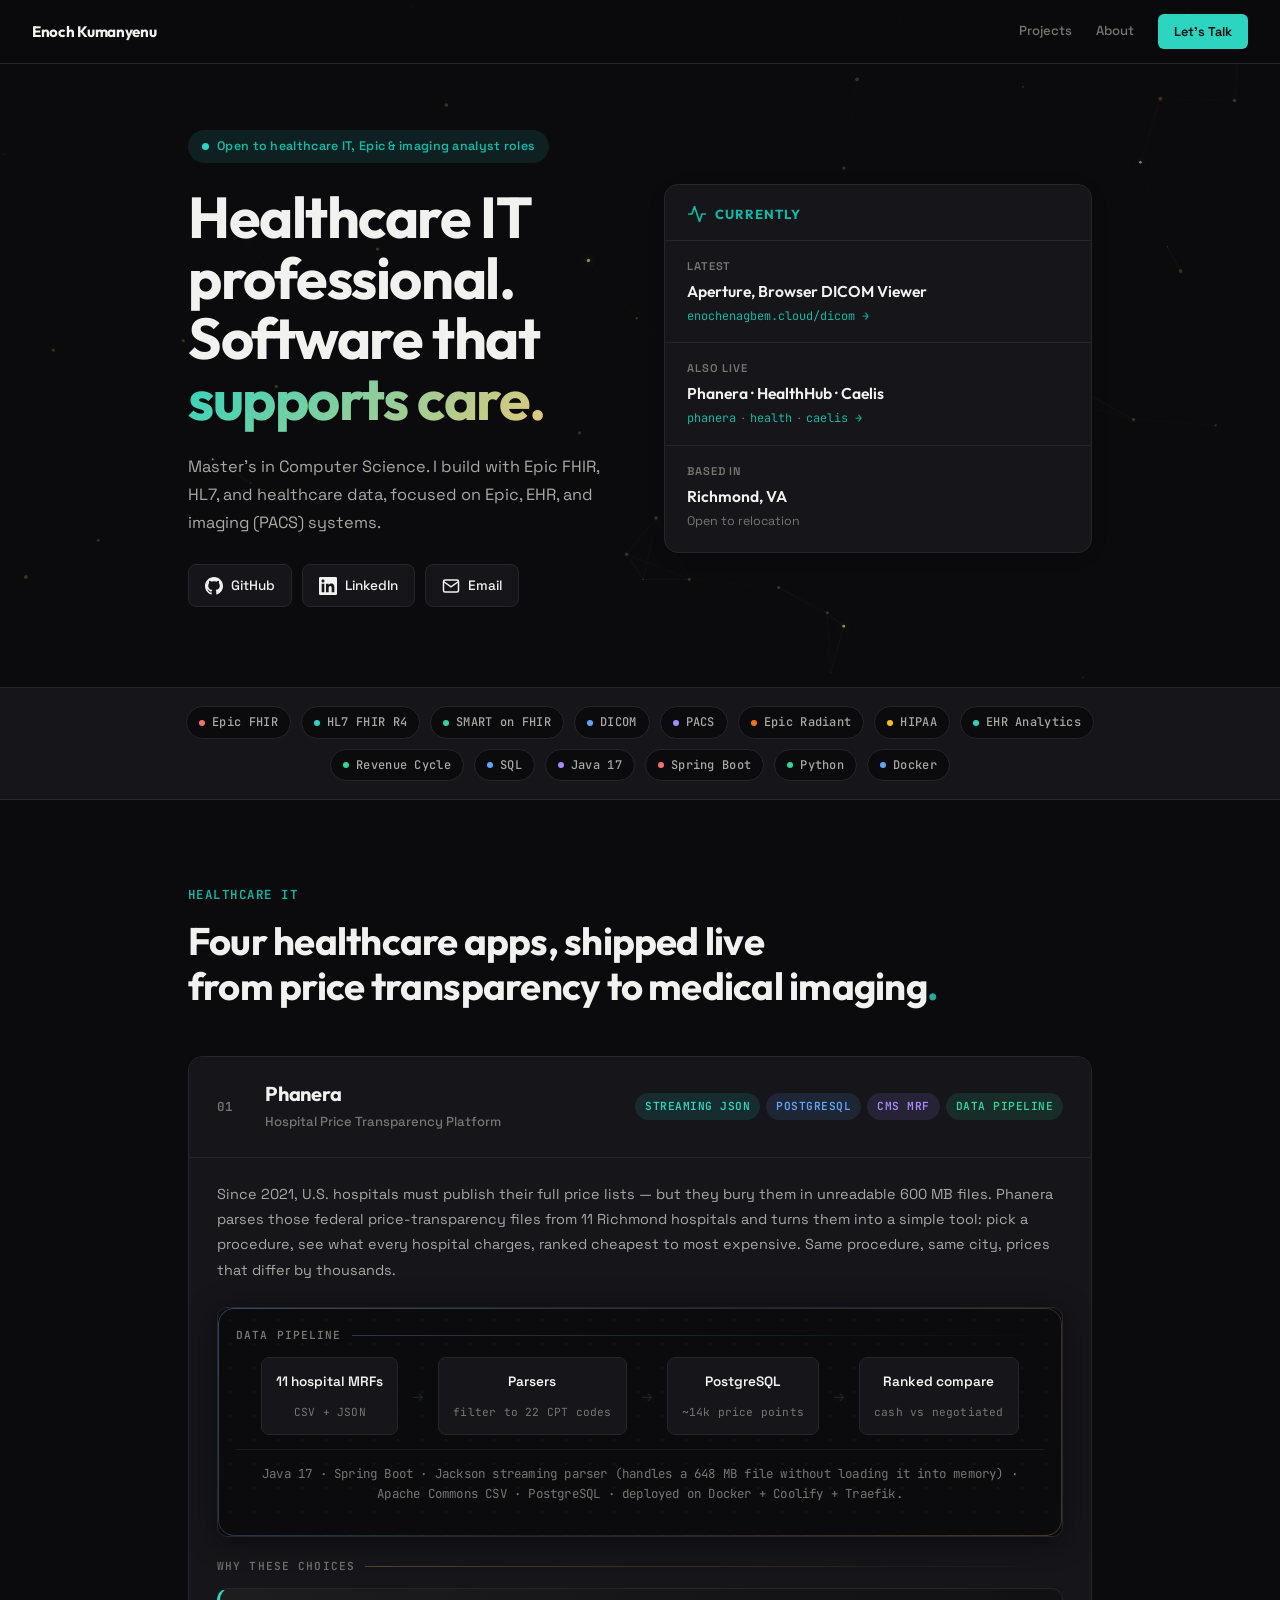
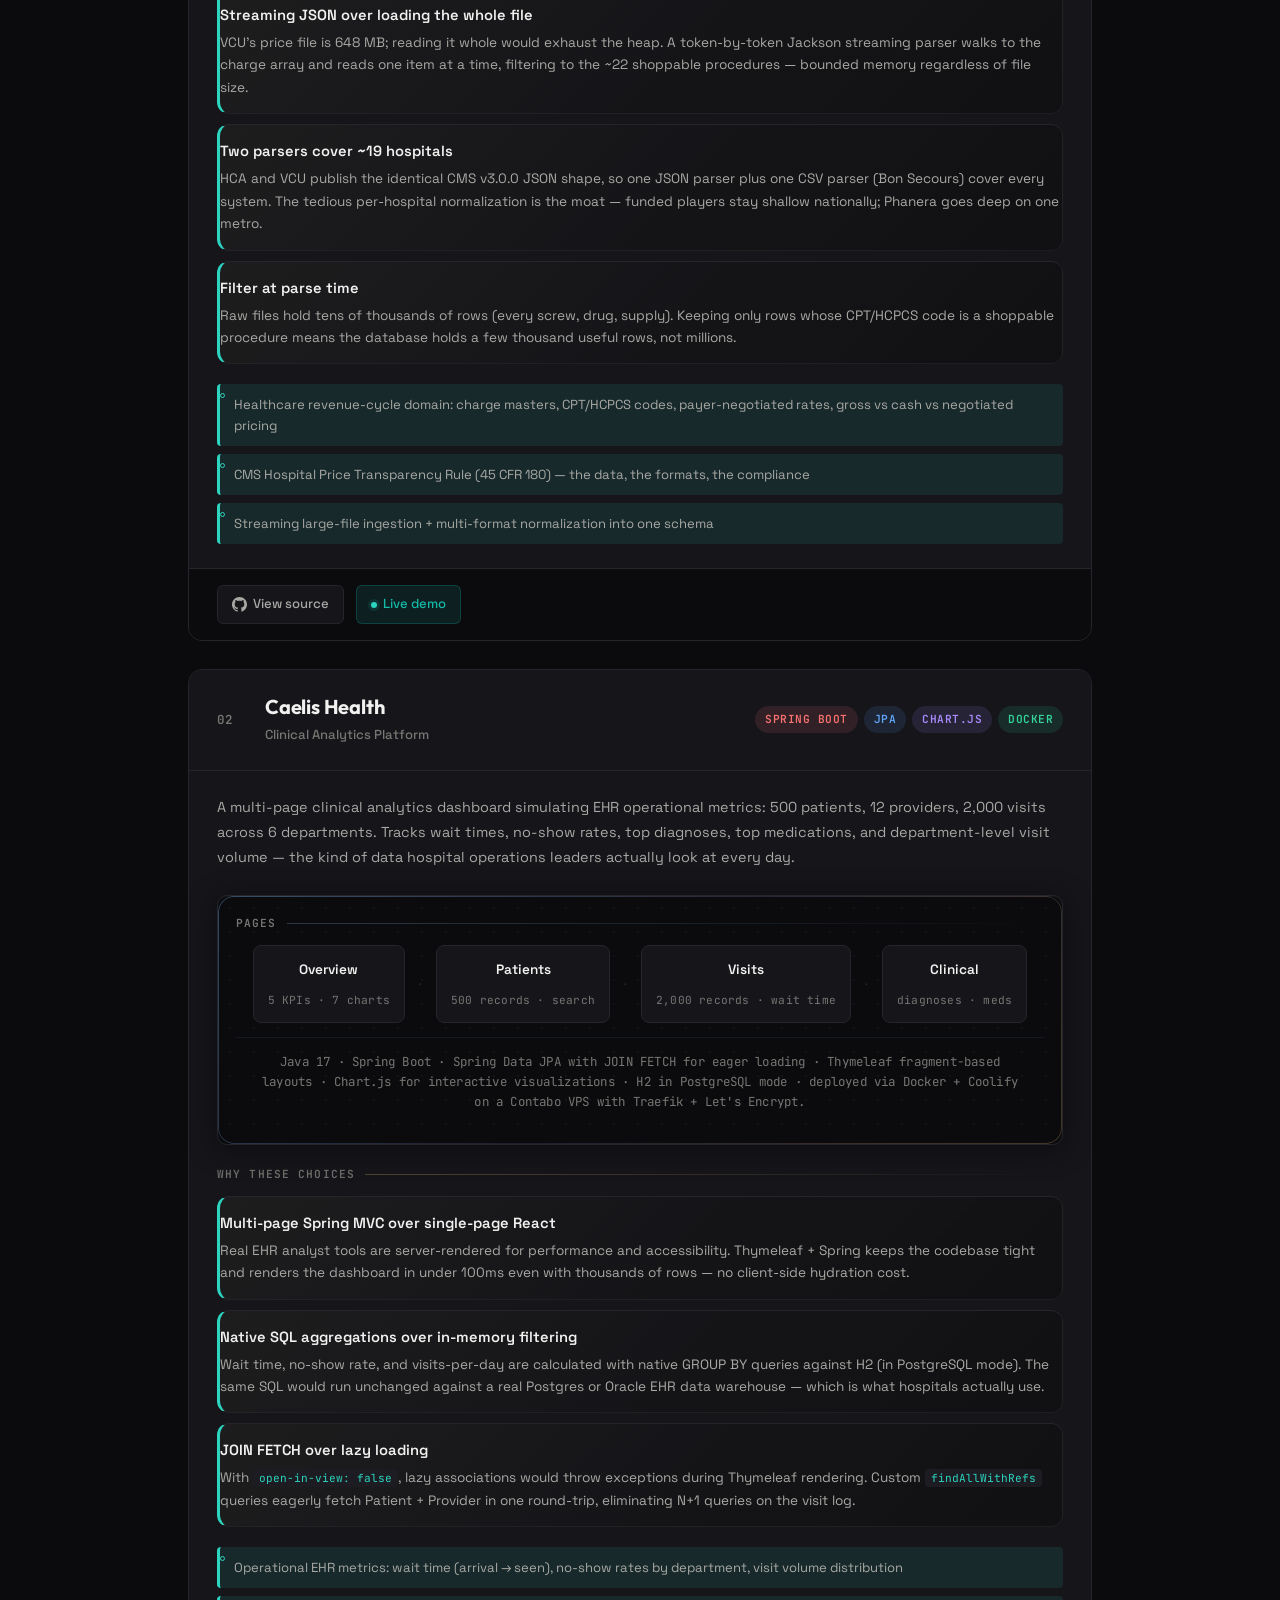
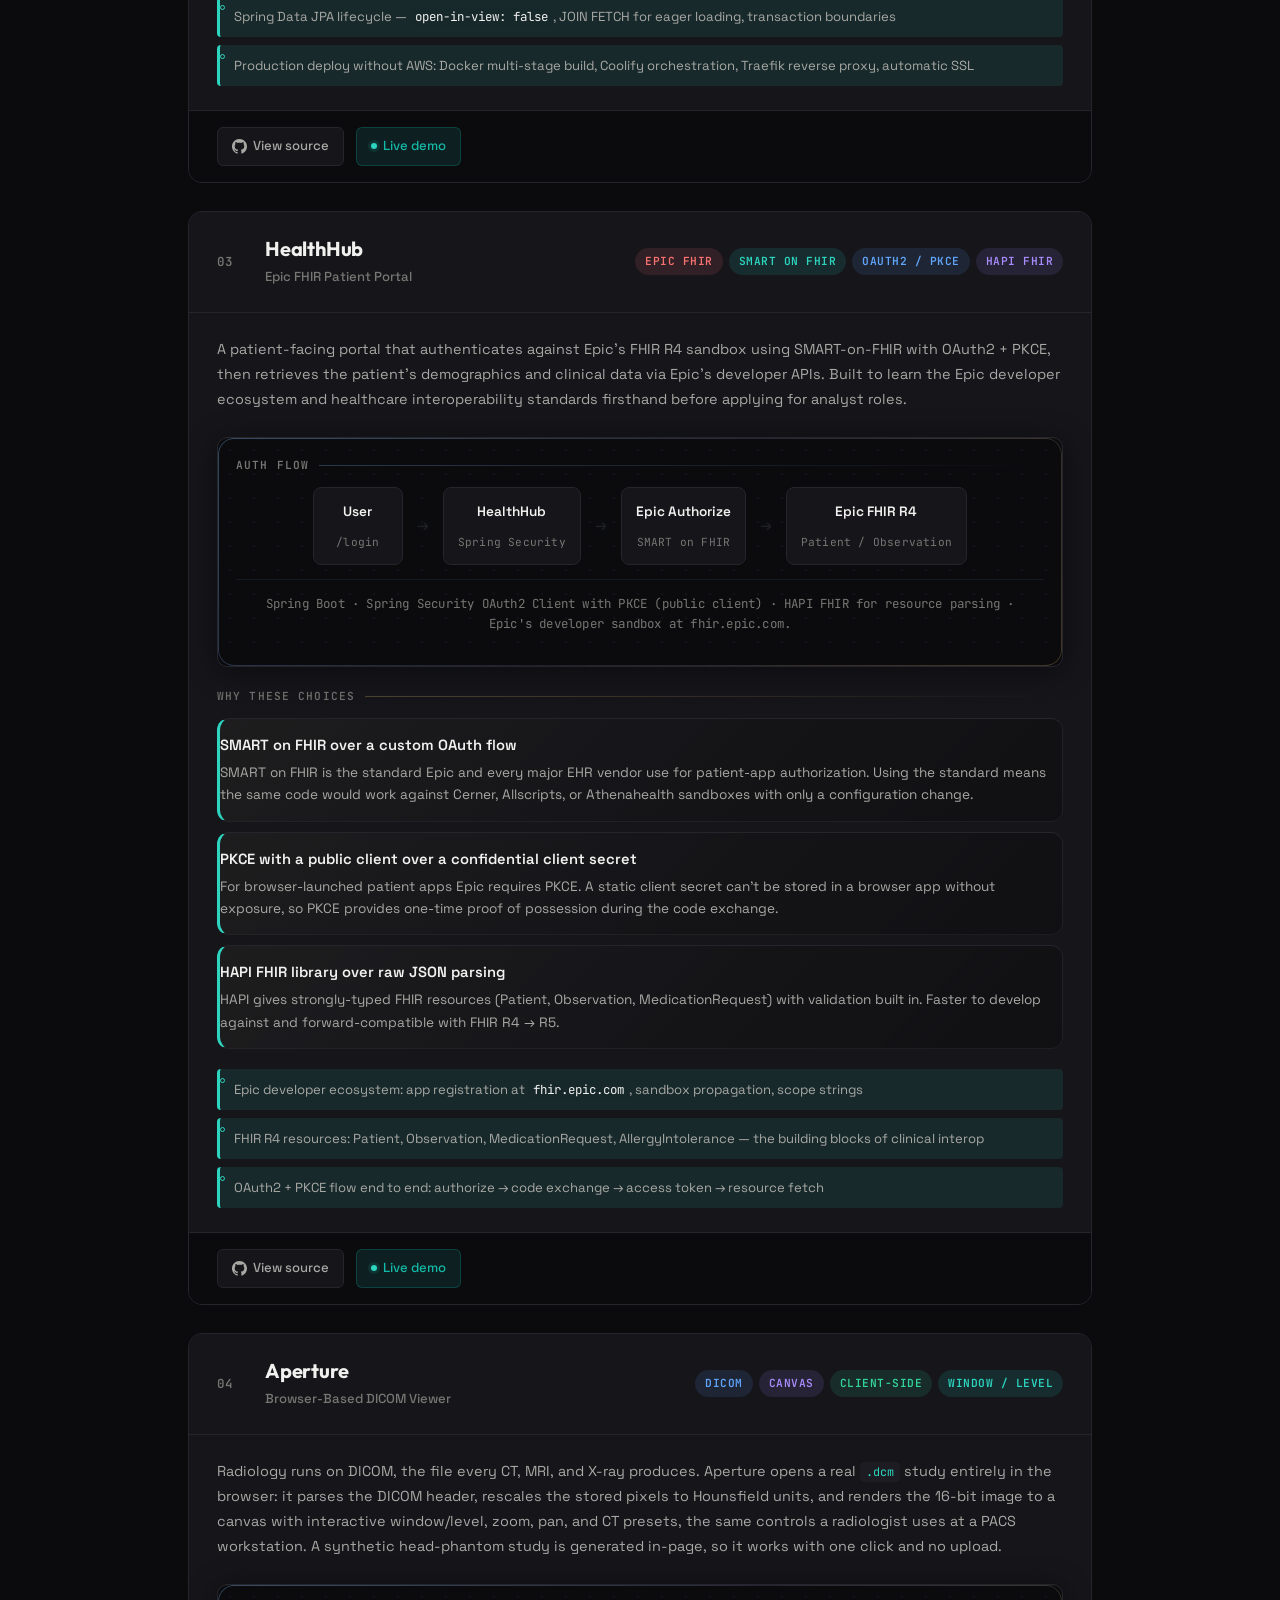
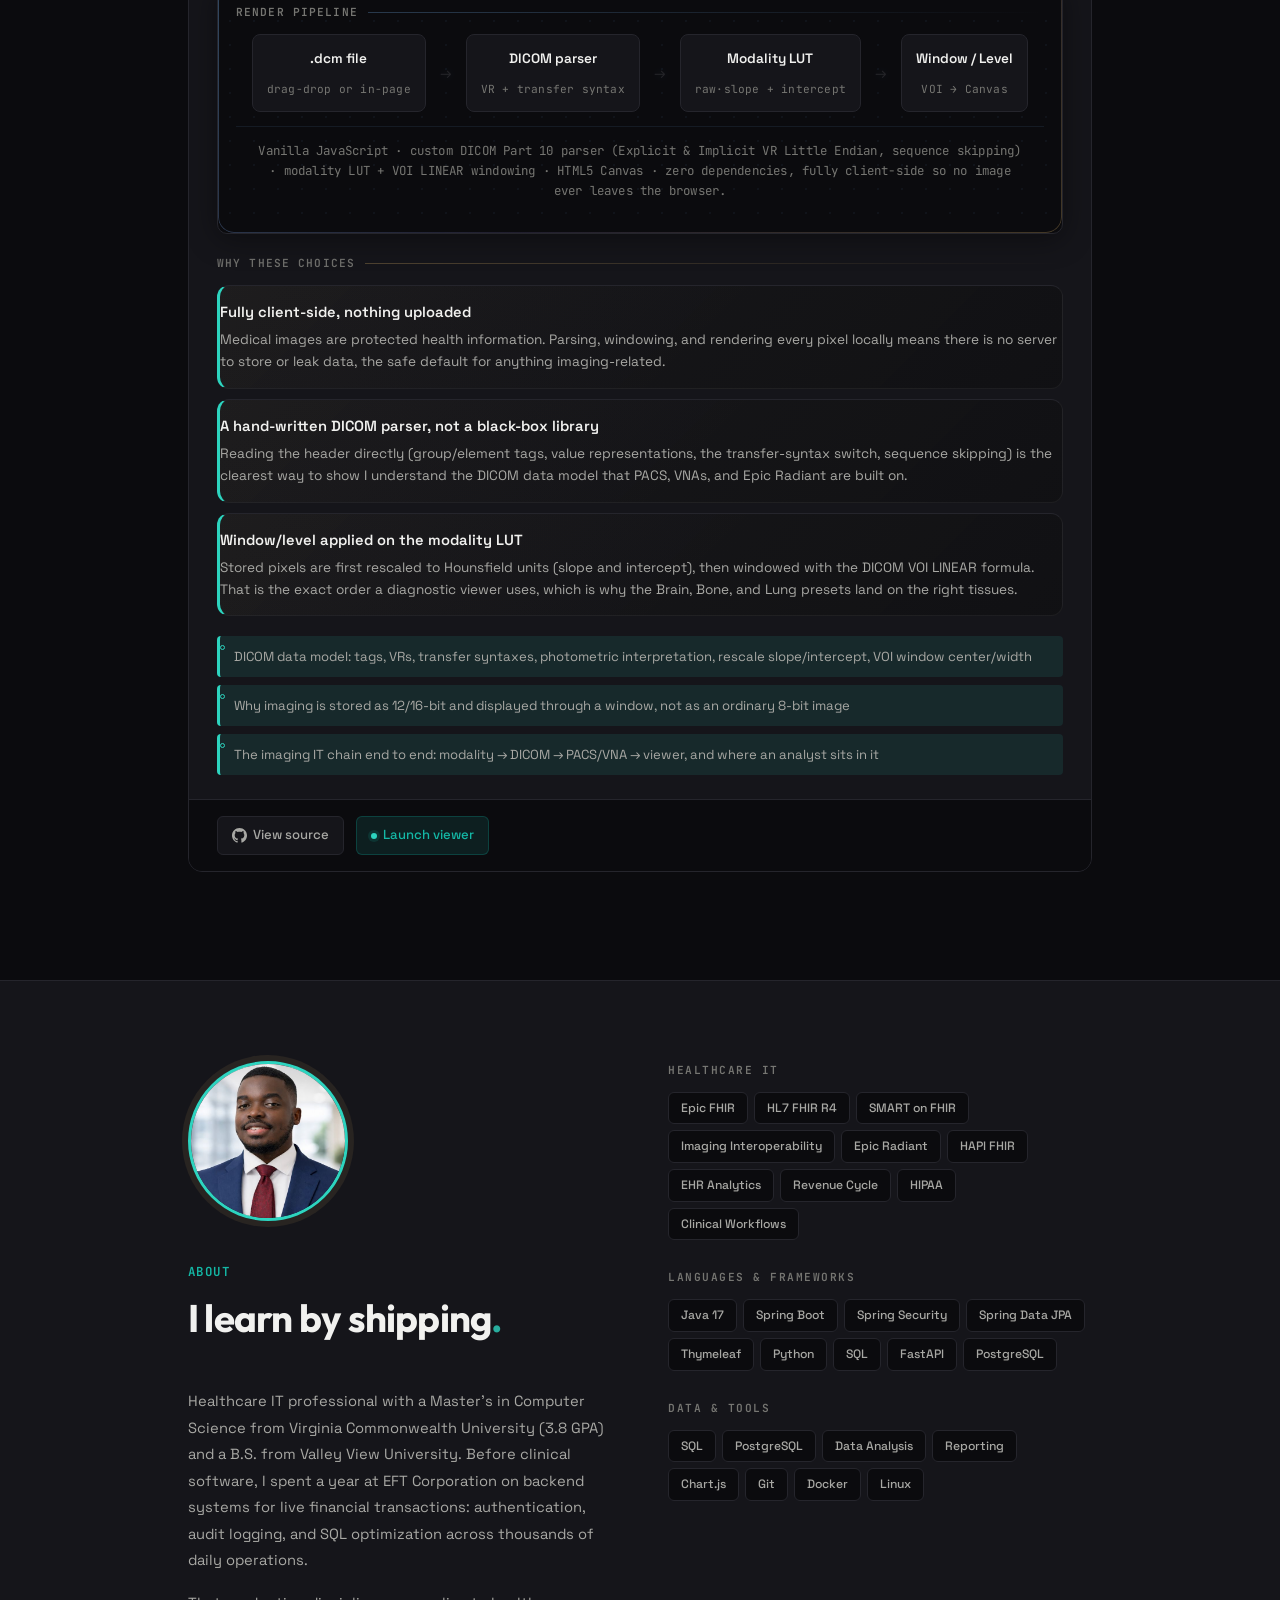
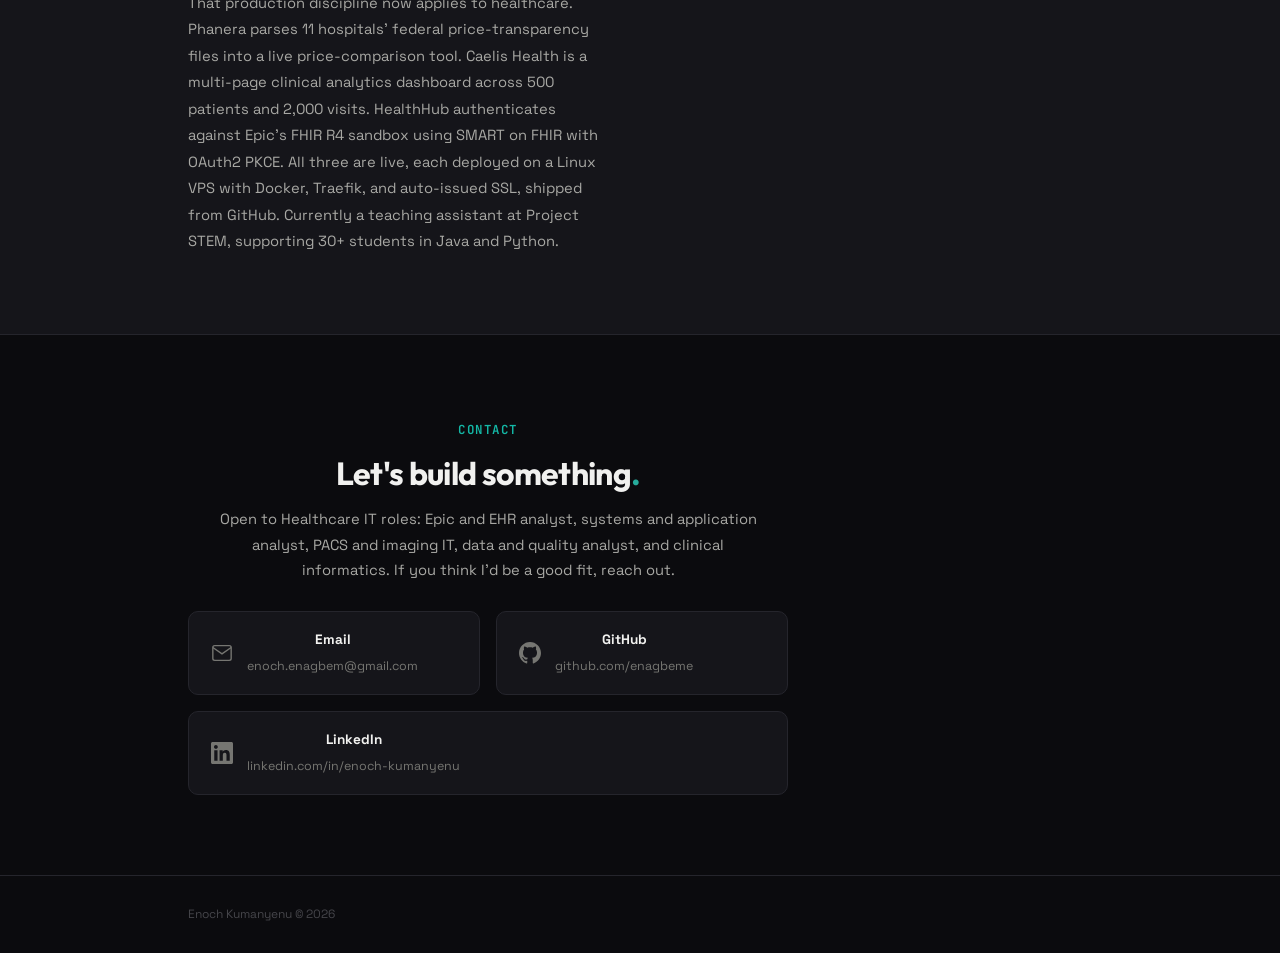
<file: index.html>
<!DOCTYPE html>
<html lang="en">
<head>
    <meta charset="UTF-8">
    <meta name="viewport" content="width=device-width, initial-scale=1.0">
    <title>Enoch Kumanyenu | Healthcare IT &middot; Epic &amp; Imaging Analyst</title>
    <link rel="preconnect" href="https://fonts.googleapis.com">
    <link href="https://fonts.googleapis.com/css2?family=Space+Grotesk:wght@400;500;600;700&family=Outfit:wght@300;400;500;600;700;800;900&family=JetBrains+Mono:wght@400;500&display=swap" rel="stylesheet">
    <link rel="stylesheet" href="css/style.css">
</head>
<body>

    <!-- Nav -->
    <nav class="nav">
        <a href="#" class="nav-name">Enoch Kumanyenu</a>
        <div class="nav-links">
            <a href="#work">Projects</a>
            <a href="#about">About</a>
            <a href="#contact" class="nav-contact">Let's Talk</a>
        </div>
    </nav>

    <!-- Hero -->
    <section class="hero">
        <canvas id="particles"></canvas>
        <div class="hero-inner">
            <div class="hero-left">
                <div class="hero-tag">
                    <span class="pulse"></span>
                    Open to healthcare IT, Epic &amp; imaging analyst roles
                </div>
                <h1>Healthcare IT professional.<br>Software that <span class="hero-accent">supports care.</span></h1>
                <p class="hero-desc">
                    Master&rsquo;s in Computer Science. I build with Epic FHIR, HL7,
                    and healthcare data, focused on Epic, EHR, and imaging (PACS) systems.
                </p>
                <div class="hero-links">
                    <a href="https://github.com/enagbeme" target="_blank" class="hero-link">
                        <svg width="18" height="18" viewBox="0 0 24 24" fill="currentColor"><path d="M12 0c-6.626 0-12 5.373-12 12 0 5.302 3.438 9.8 8.207 11.387.599.111.793-.261.793-.577v-2.234c-3.338.726-4.033-1.416-4.033-1.416-.546-1.387-1.333-1.756-1.333-1.756-1.089-.745.083-.729.083-.729 1.205.084 1.839 1.237 1.839 1.237 1.07 1.834 2.807 1.304 3.492.997.107-.775.418-1.305.762-1.604-2.665-.305-5.467-1.334-5.467-5.931 0-1.311.469-2.381 1.236-3.221-.124-.303-.535-1.524.117-3.176 0 0 1.008-.322 3.301 1.23.957-.266 1.983-.399 3.003-.404 1.02.005 2.047.138 3.006.404 2.291-1.552 3.297-1.23 3.297-1.23.653 1.653.242 2.874.118 3.176.77.84 1.235 1.911 1.235 3.221 0 4.609-2.807 5.624-5.479 5.921.43.372.823 1.102.823 2.222v3.293c0 .319.192.694.801.576 4.765-1.589 8.199-6.086 8.199-11.386 0-6.627-5.373-12-12-12z"/></svg>
                        GitHub
                    </a>
                    <a href="https://linkedin.com/in/enoch-kumanyenu" target="_blank" class="hero-link">
                        <svg width="18" height="18" viewBox="0 0 24 24" fill="currentColor"><path d="M20.447 20.452h-3.554v-5.569c0-1.328-.027-3.037-1.852-3.037-1.853 0-2.136 1.445-2.136 2.939v5.667H9.351V9h3.414v1.561h.046c.477-.9 1.637-1.85 3.37-1.85 3.601 0 4.267 2.37 4.267 5.455v6.286zM5.337 7.433c-1.144 0-2.063-.926-2.063-2.065 0-1.138.92-2.063 2.063-2.063 1.14 0 2.064.925 2.064 2.063 0 1.139-.925 2.065-2.064 2.065zm1.782 13.019H3.555V9h3.564v11.452zM22.225 0H1.771C.792 0 0 .774 0 1.729v20.542C0 23.227.792 24 1.771 24h20.451C23.2 24 24 23.227 24 22.271V1.729C24 .774 23.2 0 22.222 0h.003z"/></svg>
                        LinkedIn
                    </a>
                    <a href="mailto:enoch.enagbem@gmail.com" class="hero-link">
                        <svg width="18" height="18" viewBox="0 0 24 24" fill="none" stroke="currentColor" stroke-width="2"><path d="M4 4h16c1.1 0 2 .9 2 2v12c0 1.1-.9 2-2 2H4c-1.1 0-2-.9-2-2V6c0-1.1.9-2 2-2z"/><polyline points="22,6 12,13 2,6"/></svg>
                        Email
                    </a>
                </div>
            </div>
            <div class="hero-right">
                <div class="current-card">
                    <div class="current-header">
                        <svg width="20" height="20" viewBox="0 0 24 24" fill="none" stroke="currentColor" stroke-width="2" stroke-linecap="round" stroke-linejoin="round"><path d="M22 12h-4l-3 9L9 3l-3 9H2"/></svg>
                        <span>Currently</span>
                    </div>
                    <div class="current-row">
                        <div class="current-label">Latest</div>
                        <div class="current-value">Aperture, Browser DICOM Viewer</div>
                        <div class="current-meta"><a href="dicom.html">enochenagbem.cloud/dicom &rarr;</a></div>
                    </div>
                    <div class="current-row">
                        <div class="current-label">Also live</div>
                        <div class="current-value">Phanera &middot; HealthHub &middot; Caelis</div>
                        <div class="current-meta"><a href="https://phanera.enochenagbem.cloud" target="_blank">phanera</a> &middot; <a href="https://health.enochenagbem.cloud" target="_blank">health</a> &middot; <a href="https://caelis.enochenagbem.cloud" target="_blank">caelis &rarr;</a></div>
                    </div>
                    <div class="current-row last">
                        <div class="current-label">Based in</div>
                        <div class="current-value">Richmond, VA</div>
                        <div class="current-meta">Open to relocation</div>
                    </div>
                </div>
            </div>
        </div>
    </section>

    <!-- Tech strip -->
    <section class="services-strip">
        <div class="strip-inner">
            <div class="service-pill"><span class="pill-dot pill-red"></span>Epic FHIR</div>
            <div class="service-pill"><span class="pill-dot pill-teal"></span>HL7 FHIR R4</div>
            <div class="service-pill"><span class="pill-dot pill-green"></span>SMART on FHIR</div>
            <div class="service-pill"><span class="pill-dot pill-blue"></span>DICOM</div>
            <div class="service-pill"><span class="pill-dot pill-purple"></span>PACS</div>
            <div class="service-pill"><span class="pill-dot pill-orange"></span>Epic Radiant</div>
            <div class="service-pill"><span class="pill-dot pill-amber"></span>HIPAA</div>
            <div class="service-pill"><span class="pill-dot pill-teal"></span>EHR Analytics</div>
            <div class="service-pill"><span class="pill-dot pill-green"></span>Revenue Cycle</div>
            <div class="service-pill"><span class="pill-dot pill-blue"></span>SQL</div>
            <div class="service-pill"><span class="pill-dot pill-purple"></span>Java 17</div>
            <div class="service-pill"><span class="pill-dot pill-red"></span>Spring Boot</div>
            <div class="service-pill"><span class="pill-dot pill-green"></span>Python</div>
            <div class="service-pill"><span class="pill-dot pill-blue"></span>Docker</div>
        </div>
    </section>

    <!-- Healthcare IT Projects -->
    <section class="projects" id="work">
        <div class="container">
            <span class="overline">Healthcare IT</span>
            <h2 class="sec-heading">Four healthcare apps, shipped live<br>from price transparency to medical imaging<span class="heading-dot">.</span></h2>

            <!-- Project H1 — Phanera -->
            <article class="project">
                <div class="project-header">
                    <div class="project-num">01</div>
                    <div class="project-meta">
                        <h3>Phanera</h3>
                        <p class="project-type">Hospital Price Transparency Platform</p>
                    </div>
                    <div class="project-badges">
                        <span class="badge badge-teal">Streaming JSON</span>
                        <span class="badge badge-blue">PostgreSQL</span>
                        <span class="badge badge-purple">CMS MRF</span>
                        <span class="badge badge-green">Data Pipeline</span>
                    </div>
                </div>
                <div class="project-body">
                    <p>Since 2021, U.S. hospitals must publish their full price lists — but they bury them in unreadable 600&nbsp;MB files. Phanera parses those federal price-transparency files from 11 Richmond hospitals and turns them into a simple tool: pick a procedure, see what every hospital charges, ranked cheapest to most expensive. Same procedure, same city, prices that differ by thousands.</p>
                    <div class="arch-box">
                        <div class="arch-label">Data Pipeline</div>
                        <div class="arch-diagram">
                            <div class="arch-row">
                                <div class="arch-step"><span>11 hospital MRFs</span><small>CSV + JSON</small></div>
                                <div class="arch-connector-sm">→</div>
                                <div class="arch-step"><span>Parsers</span><small>filter to 22 CPT codes</small></div>
                                <div class="arch-connector-sm">→</div>
                                <div class="arch-step"><span>PostgreSQL</span><small>~14k price points</small></div>
                                <div class="arch-connector-sm">→</div>
                                <div class="arch-step"><span>Ranked compare</span><small>cash vs negotiated</small></div>
                            </div>
                            <div class="arch-note">Java 17 &middot; Spring Boot &middot; Jackson streaming parser (handles a 648&nbsp;MB file without loading it into memory) &middot; Apache Commons CSV &middot; PostgreSQL &middot; deployed on Docker + Coolify + Traefik.</div>
                        </div>
                    </div>
                    <div class="decisions">
                        <div class="decisions-label">Why these choices</div>
                        <div class="decision">
                            <strong>Streaming JSON over loading the whole file</strong>
                            <p>VCU's price file is 648&nbsp;MB; reading it whole would exhaust the heap. A token-by-token Jackson streaming parser walks to the charge array and reads one item at a time, filtering to the ~22 shoppable procedures — bounded memory regardless of file size.</p>
                        </div>
                        <div class="decision">
                            <strong>Two parsers cover ~19 hospitals</strong>
                            <p>HCA and VCU publish the identical CMS v3.0.0 JSON shape, so one JSON parser plus one CSV parser (Bon Secours) cover every system. The tedious per-hospital normalization is the moat — funded players stay shallow nationally; Phanera goes deep on one metro.</p>
                        </div>
                        <div class="decision">
                            <strong>Filter at parse time</strong>
                            <p>Raw files hold tens of thousands of rows (every screw, drug, supply). Keeping only rows whose CPT/HCPCS code is a shoppable procedure means the database holds a few thousand useful rows, not millions.</p>
                        </div>
                    </div>
                    <div class="learnings">
                        <div class="learning">Healthcare revenue-cycle domain: charge masters, CPT/HCPCS codes, payer-negotiated rates, gross vs cash vs negotiated pricing</div>
                        <div class="learning">CMS Hospital Price Transparency Rule (45 CFR 180) — the data, the formats, the compliance</div>
                        <div class="learning">Streaming large-file ingestion + multi-format normalization into one schema</div>
                    </div>
                </div>
                <div class="project-footer">
                    <a href="https://github.com/enagbeme/phanera" target="_blank" class="proj-link">
                        <svg width="15" height="15" viewBox="0 0 24 24" fill="currentColor"><path d="M12 0c-6.626 0-12 5.373-12 12 0 5.302 3.438 9.8 8.207 11.387.599.111.793-.261.793-.577v-2.234c-3.338.726-4.033-1.416-4.033-1.416-.546-1.387-1.333-1.756-1.333-1.756-1.089-.745.083-.729.083-.729 1.205.084 1.839 1.237 1.839 1.237 1.07 1.834 2.807 1.304 3.492.997.107-.775.418-1.305.762-1.604-2.665-.305-5.467-1.334-5.467-5.931 0-1.311.469-2.381 1.236-3.221-.124-.303-.535-1.524.117-3.176 0 0 1.008-.322 3.301 1.23.957-.266 1.983-.399 3.003-.404 1.02.005 2.047.138 3.006.404 2.291-1.552 3.297-1.23 3.297-1.23.653 1.653.242 2.874.118 3.176.77.84 1.235 1.911 1.235 3.221 0 4.609-2.807 5.624-5.479 5.921.43.372.823 1.102.823 2.222v3.293c0 .319.192.694.801.576 4.765-1.589 8.199-6.086 8.199-11.386 0-6.627-5.373-12-12-12z"/></svg>
                        View source
                    </a>
                    <a href="https://phanera.enochenagbem.cloud" target="_blank" class="proj-link live">
                        <span class="live-dot"></span>
                        Live demo
                    </a>
                </div>
            </article>

            <!-- Project H2 — Caelis Health -->
            <article class="project">
                <div class="project-header">
                    <div class="project-num">02</div>
                    <div class="project-meta">
                        <h3>Caelis Health</h3>
                        <p class="project-type">Clinical Analytics Platform</p>
                    </div>
                    <div class="project-badges">
                        <span class="badge badge-red">Spring Boot</span>
                        <span class="badge badge-blue">JPA</span>
                        <span class="badge badge-purple">Chart.js</span>
                        <span class="badge badge-green">Docker</span>
                    </div>
                </div>
                <div class="project-body">
                    <p>A multi-page clinical analytics dashboard simulating EHR operational metrics: 500 patients, 12 providers, 2,000 visits across 6 departments. Tracks wait times, no-show rates, top diagnoses, top medications, and department-level visit volume — the kind of data hospital operations leaders actually look at every day.</p>
                    <div class="arch-box">
                        <div class="arch-label">Pages</div>
                        <div class="arch-diagram">
                            <div class="arch-row">
                                <div class="arch-step"><span>Overview</span><small>5 KPIs &middot; 7 charts</small></div>
                                <div class="arch-connector-sm">·</div>
                                <div class="arch-step"><span>Patients</span><small>500 records &middot; search</small></div>
                                <div class="arch-connector-sm">·</div>
                                <div class="arch-step"><span>Visits</span><small>2,000 records &middot; wait time</small></div>
                                <div class="arch-connector-sm">·</div>
                                <div class="arch-step"><span>Clinical</span><small>diagnoses &middot; meds</small></div>
                            </div>
                            <div class="arch-note">Java 17 &middot; Spring Boot &middot; Spring Data JPA with JOIN FETCH for eager loading &middot; Thymeleaf fragment-based layouts &middot; Chart.js for interactive visualizations &middot; H2 in PostgreSQL mode &middot; deployed via Docker + Coolify on a Contabo VPS with Traefik + Let's Encrypt.</div>
                        </div>
                    </div>
                    <div class="decisions">
                        <div class="decisions-label">Why these choices</div>
                        <div class="decision">
                            <strong>Multi-page Spring MVC over single-page React</strong>
                            <p>Real EHR analyst tools are server-rendered for performance and accessibility. Thymeleaf + Spring keeps the codebase tight and renders the dashboard in under 100ms even with thousands of rows — no client-side hydration cost.</p>
                        </div>
                        <div class="decision">
                            <strong>Native SQL aggregations over in-memory filtering</strong>
                            <p>Wait time, no-show rate, and visits-per-day are calculated with native GROUP BY queries against H2 (in PostgreSQL mode). The same SQL would run unchanged against a real Postgres or Oracle EHR data warehouse — which is what hospitals actually use.</p>
                        </div>
                        <div class="decision">
                            <strong>JOIN FETCH over lazy loading</strong>
                            <p>With <code>open-in-view: false</code>, lazy associations would throw exceptions during Thymeleaf rendering. Custom <code>findAllWithRefs</code> queries eagerly fetch Patient + Provider in one round-trip, eliminating N+1 queries on the visit log.</p>
                        </div>
                    </div>
                    <div class="learnings">
                        <div class="learning">Operational EHR metrics: wait time (arrival → seen), no-show rates by department, visit volume distribution</div>
                        <div class="learning">Spring Data JPA lifecycle — <code>open-in-view: false</code>, JOIN FETCH for eager loading, transaction boundaries</div>
                        <div class="learning">Production deploy without AWS: Docker multi-stage build, Coolify orchestration, Traefik reverse proxy, automatic SSL</div>
                    </div>
                </div>
                <div class="project-footer">
                    <a href="https://github.com/enagbeme/caelis-health" target="_blank" class="proj-link">
                        <svg width="15" height="15" viewBox="0 0 24 24" fill="currentColor"><path d="M12 0c-6.626 0-12 5.373-12 12 0 5.302 3.438 9.8 8.207 11.387.599.111.793-.261.793-.577v-2.234c-3.338.726-4.033-1.416-4.033-1.416-.546-1.387-1.333-1.756-1.333-1.756-1.089-.745.083-.729.083-.729 1.205.084 1.839 1.237 1.839 1.237 1.07 1.834 2.807 1.304 3.492.997.107-.775.418-1.305.762-1.604-2.665-.305-5.467-1.334-5.467-5.931 0-1.311.469-2.381 1.236-3.221-.124-.303-.535-1.524.117-3.176 0 0 1.008-.322 3.301 1.23.957-.266 1.983-.399 3.003-.404 1.02.005 2.047.138 3.006.404 2.291-1.552 3.297-1.23 3.297-1.23.653 1.653.242 2.874.118 3.176.77.84 1.235 1.911 1.235 3.221 0 4.609-2.807 5.624-5.479 5.921.43.372.823 1.102.823 2.222v3.293c0 .319.192.694.801.576 4.765-1.589 8.199-6.086 8.199-11.386 0-6.627-5.373-12-12-12z"/></svg>
                        View source
                    </a>
                    <a href="https://caelis.enochenagbem.cloud" target="_blank" class="proj-link live">
                        <span class="live-dot"></span>
                        Live demo
                    </a>
                </div>
            </article>

            <!-- Project H3 — HealthHub -->
            <article class="project">
                <div class="project-header">
                    <div class="project-num">03</div>
                    <div class="project-meta">
                        <h3>HealthHub</h3>
                        <p class="project-type">Epic FHIR Patient Portal</p>
                    </div>
                    <div class="project-badges">
                        <span class="badge badge-red">Epic FHIR</span>
                        <span class="badge badge-teal">SMART on FHIR</span>
                        <span class="badge badge-blue">OAuth2 / PKCE</span>
                        <span class="badge badge-purple">HAPI FHIR</span>
                    </div>
                </div>
                <div class="project-body">
                    <p>A patient-facing portal that authenticates against Epic's FHIR R4 sandbox using SMART-on-FHIR with OAuth2 + PKCE, then retrieves the patient's demographics and clinical data via Epic's developer APIs. Built to learn the Epic developer ecosystem and healthcare interoperability standards firsthand before applying for analyst roles.</p>
                    <div class="arch-box">
                        <div class="arch-label">Auth Flow</div>
                        <div class="arch-diagram">
                            <div class="arch-row">
                                <div class="arch-step"><span>User</span><small>/login</small></div>
                                <div class="arch-connector-sm">→</div>
                                <div class="arch-step"><span>HealthHub</span><small>Spring Security</small></div>
                                <div class="arch-connector-sm">→</div>
                                <div class="arch-step"><span>Epic Authorize</span><small>SMART on FHIR</small></div>
                                <div class="arch-connector-sm">→</div>
                                <div class="arch-step"><span>Epic FHIR R4</span><small>Patient / Observation</small></div>
                            </div>
                            <div class="arch-note">Spring Boot &middot; Spring Security OAuth2 Client with PKCE (public client) &middot; HAPI FHIR for resource parsing &middot; Epic's developer sandbox at fhir.epic.com.</div>
                        </div>
                    </div>
                    <div class="decisions">
                        <div class="decisions-label">Why these choices</div>
                        <div class="decision">
                            <strong>SMART on FHIR over a custom OAuth flow</strong>
                            <p>SMART on FHIR is the standard Epic and every major EHR vendor use for patient-app authorization. Using the standard means the same code would work against Cerner, Allscripts, or Athenahealth sandboxes with only a configuration change.</p>
                        </div>
                        <div class="decision">
                            <strong>PKCE with a public client over a confidential client secret</strong>
                            <p>For browser-launched patient apps Epic requires PKCE. A static client secret can't be stored in a browser app without exposure, so PKCE provides one-time proof of possession during the code exchange.</p>
                        </div>
                        <div class="decision">
                            <strong>HAPI FHIR library over raw JSON parsing</strong>
                            <p>HAPI gives strongly-typed FHIR resources (Patient, Observation, MedicationRequest) with validation built in. Faster to develop against and forward-compatible with FHIR R4 → R5.</p>
                        </div>
                    </div>
                    <div class="learnings">
                        <div class="learning">Epic developer ecosystem: app registration at <code>fhir.epic.com</code>, sandbox propagation, scope strings</div>
                        <div class="learning">FHIR R4 resources: Patient, Observation, MedicationRequest, AllergyIntolerance — the building blocks of clinical interop</div>
                        <div class="learning">OAuth2 + PKCE flow end to end: authorize → code exchange → access token → resource fetch</div>
                    </div>
                </div>
                <div class="project-footer">
                    <a href="https://github.com/enagbeme/healthhub" target="_blank" class="proj-link">
                        <svg width="15" height="15" viewBox="0 0 24 24" fill="currentColor"><path d="M12 0c-6.626 0-12 5.373-12 12 0 5.302 3.438 9.8 8.207 11.387.599.111.793-.261.793-.577v-2.234c-3.338.726-4.033-1.416-4.033-1.416-.546-1.387-1.333-1.756-1.333-1.756-1.089-.745.083-.729.083-.729 1.205.084 1.839 1.237 1.839 1.237 1.07 1.834 2.807 1.304 3.492.997.107-.775.418-1.305.762-1.604-2.665-.305-5.467-1.334-5.467-5.931 0-1.311.469-2.381 1.236-3.221-.124-.303-.535-1.524.117-3.176 0 0 1.008-.322 3.301 1.23.957-.266 1.983-.399 3.003-.404 1.02.005 2.047.138 3.006.404 2.291-1.552 3.297-1.23 3.297-1.23.653 1.653.242 2.874.118 3.176.77.84 1.235 1.911 1.235 3.221 0 4.609-2.807 5.624-5.479 5.921.43.372.823 1.102.823 2.222v3.293c0 .319.192.694.801.576 4.765-1.589 8.199-6.086 8.199-11.386 0-6.627-5.373-12-12-12z"/></svg>
                        View source
                    </a>
                    <a href="https://health.enochenagbem.cloud" target="_blank" class="proj-link live">
                        <span class="live-dot"></span>
                        Live demo
                    </a>
                </div>
            </article>

            <!-- Project H4 — Aperture -->
            <article class="project">
                <div class="project-header">
                    <div class="project-num">04</div>
                    <div class="project-meta">
                        <h3>Aperture</h3>
                        <p class="project-type">Browser-Based DICOM Viewer</p>
                    </div>
                    <div class="project-badges">
                        <span class="badge badge-blue">DICOM</span>
                        <span class="badge badge-purple">Canvas</span>
                        <span class="badge badge-green">Client-Side</span>
                        <span class="badge badge-teal">Window / Level</span>
                    </div>
                </div>
                <div class="project-body">
                    <p>Radiology runs on DICOM, the file every CT, MRI, and X-ray produces. Aperture opens a real <code>.dcm</code> study entirely in the browser: it parses the DICOM header, rescales the stored pixels to Hounsfield units, and renders the 16-bit image to a canvas with interactive window/level, zoom, pan, and CT presets, the same controls a radiologist uses at a PACS workstation. A synthetic head-phantom study is generated in-page, so it works with one click and no upload.</p>
                    <div class="arch-box">
                        <div class="arch-label">Render Pipeline</div>
                        <div class="arch-diagram">
                            <div class="arch-row">
                                <div class="arch-step"><span>.dcm file</span><small>drag-drop or in-page</small></div>
                                <div class="arch-connector-sm">&rarr;</div>
                                <div class="arch-step"><span>DICOM parser</span><small>VR + transfer syntax</small></div>
                                <div class="arch-connector-sm">&rarr;</div>
                                <div class="arch-step"><span>Modality LUT</span><small>raw&middot;slope + intercept</small></div>
                                <div class="arch-connector-sm">&rarr;</div>
                                <div class="arch-step"><span>Window / Level</span><small>VOI &rarr; Canvas</small></div>
                            </div>
                            <div class="arch-note">Vanilla JavaScript &middot; custom DICOM Part 10 parser (Explicit &amp; Implicit VR Little Endian, sequence skipping) &middot; modality LUT + VOI LINEAR windowing &middot; HTML5 Canvas &middot; zero dependencies, fully client-side so no image ever leaves the browser.</div>
                        </div>
                    </div>
                    <div class="decisions">
                        <div class="decisions-label">Why these choices</div>
                        <div class="decision">
                            <strong>Fully client-side, nothing uploaded</strong>
                            <p>Medical images are protected health information. Parsing, windowing, and rendering every pixel locally means there is no server to store or leak data, the safe default for anything imaging-related.</p>
                        </div>
                        <div class="decision">
                            <strong>A hand-written DICOM parser, not a black-box library</strong>
                            <p>Reading the header directly (group/element tags, value representations, the transfer-syntax switch, sequence skipping) is the clearest way to show I understand the DICOM data model that PACS, VNAs, and Epic Radiant are built on.</p>
                        </div>
                        <div class="decision">
                            <strong>Window/level applied on the modality LUT</strong>
                            <p>Stored pixels are first rescaled to Hounsfield units (slope and intercept), then windowed with the DICOM VOI LINEAR formula. That is the exact order a diagnostic viewer uses, which is why the Brain, Bone, and Lung presets land on the right tissues.</p>
                        </div>
                    </div>
                    <div class="learnings">
                        <div class="learning">DICOM data model: tags, VRs, transfer syntaxes, photometric interpretation, rescale slope/intercept, VOI window center/width</div>
                        <div class="learning">Why imaging is stored as 12/16-bit and displayed through a window, not as an ordinary 8-bit image</div>
                        <div class="learning">The imaging IT chain end to end: modality &rarr; DICOM &rarr; PACS/VNA &rarr; viewer, and where an analyst sits in it</div>
                    </div>
                </div>
                <div class="project-footer">
                    <a href="https://github.com/enagbeme/cloud-portfolio/blob/main/dicom.html" target="_blank" class="proj-link">
                        <svg width="15" height="15" viewBox="0 0 24 24" fill="currentColor"><path d="M12 0c-6.626 0-12 5.373-12 12 0 5.302 3.438 9.8 8.207 11.387.599.111.793-.261.793-.577v-2.234c-3.338.726-4.033-1.416-4.033-1.416-.546-1.387-1.333-1.756-1.333-1.756-1.089-.745.083-.729.083-.729 1.205.084 1.839 1.237 1.839 1.237 1.07 1.834 2.807 1.304 3.492.997.107-.775.418-1.305.762-1.604-2.665-.305-5.467-1.334-5.467-5.931 0-1.311.469-2.381 1.236-3.221-.124-.303-.535-1.524.117-3.176 0 0 1.008-.322 3.301 1.23.957-.266 1.983-.399 3.003-.404 1.02.005 2.047.138 3.006.404 2.291-1.552 3.297-1.23 3.297-1.23.653 1.653.242 2.874.118 3.176.77.84 1.235 1.911 1.235 3.221 0 4.609-2.807 5.624-5.479 5.921.43.372.823 1.102.823 2.222v3.293c0 .319.192.694.801.576 4.765-1.589 8.199-6.086 8.199-11.386 0-6.627-5.373-12-12-12z"/></svg>
                        View source
                    </a>
                    <a href="dicom.html" class="proj-link live">
                        <span class="live-dot"></span>
                        Launch viewer
                    </a>
                </div>
            </article>
        </div>
    </section>

    <!-- About -->
    <section class="about" id="about">
        <div class="container">
            <div class="about-layout">
                <div class="about-left">
                    <div class="about-photo">
                        <img src="headshot.png" alt="Enoch Kumanyenu" />
                    </div>
                    <span class="overline">About</span>
                    <h2 class="sec-heading">I learn by shipping<span class="heading-dot">.</span></h2>
                    <p>
                        Healthcare IT professional with a Master&rsquo;s in Computer Science from
                        Virginia Commonwealth University (3.8 GPA) and a B.S. from Valley View University.
                        Before clinical software, I spent a year at EFT Corporation on backend systems
                        for live financial transactions: authentication, audit logging, and SQL
                        optimization across thousands of daily operations.
                    </p>
                    <p>
                        That production discipline now applies to healthcare. Phanera parses 11 hospitals&rsquo;
                        federal price-transparency files into a live price-comparison tool. Caelis Health is a
                        multi-page clinical analytics dashboard across 500 patients and 2,000 visits. HealthHub
                        authenticates against Epic&rsquo;s FHIR R4 sandbox using SMART on FHIR with OAuth2 PKCE.
                        All three are live, each deployed on a Linux VPS with Docker, Traefik, and auto-issued SSL,
                        shipped from GitHub. Currently a teaching assistant at Project STEM, supporting 30+ students
                        in Java and Python.
                    </p>
                </div>
                <div class="about-right">
                    <div class="skill-block">
                        <h4>Healthcare IT</h4>
                        <div class="skill-list">
                            <span>Epic FHIR</span><span>HL7 FHIR R4</span><span>SMART on FHIR</span><span>Imaging Interoperability</span><span>Epic Radiant</span><span>HAPI FHIR</span><span>EHR Analytics</span><span>Revenue Cycle</span><span>HIPAA</span><span>Clinical Workflows</span>
                        </div>
                    </div>
                    <div class="skill-block">
                        <h4>Languages &amp; Frameworks</h4>
                        <div class="skill-list">
                            <span>Java 17</span><span>Spring Boot</span><span>Spring Security</span><span>Spring Data JPA</span><span>Thymeleaf</span><span>Python</span><span>SQL</span><span>FastAPI</span><span>PostgreSQL</span>
                        </div>
                    </div>
                    <div class="skill-block">
                        <h4>Data &amp; Tools</h4>
                        <div class="skill-list">
                            <span>SQL</span><span>PostgreSQL</span><span>Data Analysis</span><span>Reporting</span><span>Chart.js</span><span>Git</span><span>Docker</span><span>Linux</span>
                        </div>
                    </div>
                </div>
            </div>
        </div>
    </section>

    <!-- Contact -->
    <section class="contact" id="contact">
        <div class="container">
            <div class="contact-inner">
                <span class="overline">Contact</span>
                <h2 class="sec-heading">Let's build something<span class="heading-dot">.</span></h2>
                <p>Open to Healthcare IT roles: Epic and EHR analyst, systems and application analyst, PACS and imaging IT, data and quality analyst, and clinical informatics. If you think I&rsquo;d be a good fit, reach out.</p>
                <div class="contact-row">
                    <a href="mailto:enoch.enagbem@gmail.com" class="contact-card">
                        <svg width="22" height="22" viewBox="0 0 24 24" fill="none" stroke="currentColor" stroke-width="1.5"><path d="M4 4h16c1.1 0 2 .9 2 2v12c0 1.1-.9 2-2 2H4c-1.1 0-2-.9-2-2V6c0-1.1.9-2 2-2z"/><polyline points="22,6 12,13 2,6"/></svg>
                        <div>
                            <strong>Email</strong>
                            <span>enoch.enagbem@gmail.com</span>
                        </div>
                    </a>
                    <a href="https://github.com/enagbeme" target="_blank" class="contact-card">
                        <svg width="22" height="22" viewBox="0 0 24 24" fill="currentColor"><path d="M12 0c-6.626 0-12 5.373-12 12 0 5.302 3.438 9.8 8.207 11.387.599.111.793-.261.793-.577v-2.234c-3.338.726-4.033-1.416-4.033-1.416-.546-1.387-1.333-1.756-1.333-1.756-1.089-.745.083-.729.083-.729 1.205.084 1.839 1.237 1.839 1.237 1.07 1.834 2.807 1.304 3.492.997.107-.775.418-1.305.762-1.604-2.665-.305-5.467-1.334-5.467-5.931 0-1.311.469-2.381 1.236-3.221-.124-.303-.535-1.524.117-3.176 0 0 1.008-.322 3.301 1.23.957-.266 1.983-.399 3.003-.404 1.02.005 2.047.138 3.006.404 2.291-1.552 3.297-1.23 3.297-1.23.653 1.653.242 2.874.118 3.176.77.84 1.235 1.911 1.235 3.221 0 4.609-2.807 5.624-5.479 5.921.43.372.823 1.102.823 2.222v3.293c0 .319.192.694.801.576 4.765-1.589 8.199-6.086 8.199-11.386 0-6.627-5.373-12-12-12z"/></svg>
                        <div>
                            <strong>GitHub</strong>
                            <span>github.com/enagbeme</span>
                        </div>
                    </a>
                    <a href="https://linkedin.com/in/enoch-kumanyenu" target="_blank" class="contact-card">
                        <svg width="22" height="22" viewBox="0 0 24 24" fill="currentColor"><path d="M20.447 20.452h-3.554v-5.569c0-1.328-.027-3.037-1.852-3.037-1.853 0-2.136 1.445-2.136 2.939v5.667H9.351V9h3.414v1.561h.046c.477-.9 1.637-1.85 3.37-1.85 3.601 0 4.267 2.37 4.267 5.455v6.286zM5.337 7.433c-1.144 0-2.063-.926-2.063-2.065 0-1.138.92-2.063 2.063-2.063 1.14 0 2.064.925 2.064 2.063 0 1.139-.925 2.065-2.064 2.065zm1.782 13.019H3.555V9h3.564v11.452zM22.225 0H1.771C.792 0 0 .774 0 1.729v20.542C0 23.227.792 24 1.771 24h20.451C23.2 24 24 23.227 24 22.271V1.729C24 .774 23.2 0 22.222 0h.003z"/></svg>
                        <div>
                            <strong>LinkedIn</strong>
                            <span>linkedin.com/in/enoch-kumanyenu</span>
                        </div>
                    </a>
                </div>
            </div>
        </div>
    </section>

    <footer class="footer">
        <div class="container">
            <span>Enoch Kumanyenu &copy; 2026</span>
        </div>
    </footer>

    <script src="js/main.js"></script>
</body>
</html>
</file>
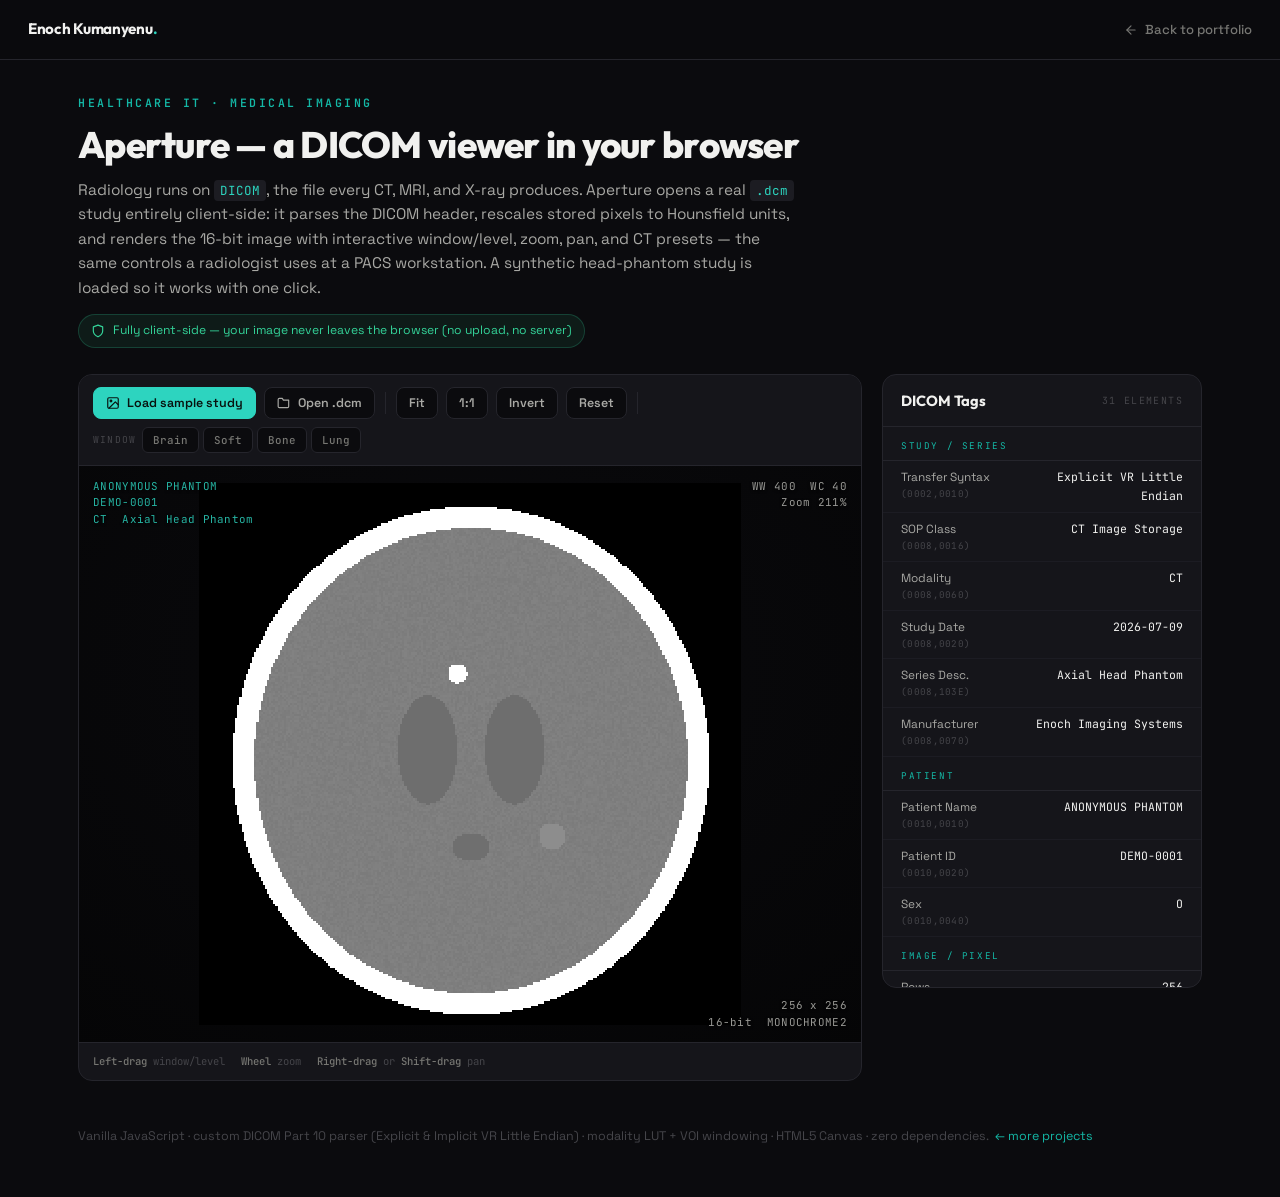
<file: dicom.html>
<!DOCTYPE html>
<html lang="en">
<head>
    <meta charset="UTF-8">
    <meta name="viewport" content="width=device-width, initial-scale=1.0">
    <title>Aperture | Browser-Based DICOM Viewer &middot; Enoch Kumanyenu</title>
    <meta name="description" content="Aperture is a fully client-side DICOM viewer: open a .dcm medical image in the browser, window/level it, and read the DICOM tags. No server, no upload.">
    <link rel="preconnect" href="https://fonts.googleapis.com">
    <link href="https://fonts.googleapis.com/css2?family=Space+Grotesk:wght@400;500;600;700&family=Outfit:wght@400;500;600;700;800&family=JetBrains+Mono:wght@400;500&display=swap" rel="stylesheet">
    <style>
    :root{
        --bg:#0b0b0e; --panel:#15151a; --panel2:#1c1c22; --stage:#050506;
        --ink:#f1f1ef; --ink2:#a8a8a4; --ink3:#767672; --ink4:#45454a;
        --border:#25252c; --accent:#2dd4bf; --accent2:#14b8a6;
        --blue:#60a5fa; --green:#34d399; --red:#f87171; --amber:#fbbf24; --purple:#a78bfa;
        --disp:'Outfit','Inter',system-ui,-apple-system,'Segoe UI',Roboto,sans-serif;
        --body:'Space Grotesk','Inter',system-ui,-apple-system,'Segoe UI',Roboto,sans-serif;
        --mono:'JetBrains Mono',ui-monospace,'SF Mono',Menlo,Consolas,monospace;
    }
    *,*::before,*::after{margin:0;padding:0;box-sizing:border-box;}
    body{font-family:var(--body);background:var(--bg);color:var(--ink);line-height:1.6;-webkit-font-smoothing:antialiased;}
    a{color:inherit;}

    /* Top bar */
    .topbar{position:sticky;top:0;z-index:20;display:flex;align-items:center;justify-content:space-between;
        padding:0 28px;height:60px;background:rgba(11,11,14,0.9);backdrop-filter:blur(18px);border-bottom:1px solid var(--border);}
    .brand{font-family:var(--disp);font-weight:700;font-size:0.95rem;letter-spacing:-0.3px;text-decoration:none;color:var(--ink);}
    .brand .dot{color:var(--accent);}
    .back{font-size:0.82rem;color:var(--ink3);text-decoration:none;font-weight:500;display:inline-flex;align-items:center;gap:7px;transition:color .2s;}
    .back:hover{color:var(--ink);}

    /* Page head */
    .head{max-width:1180px;margin:0 auto;padding:34px 28px 18px;}
    .eyebrow{font-family:var(--mono);font-size:0.72rem;font-weight:600;text-transform:uppercase;letter-spacing:2.5px;color:var(--accent2);margin-bottom:12px;}
    .head h1{font-family:var(--disp);font-size:clamp(1.7rem,3.4vw,2.3rem);font-weight:800;letter-spacing:-0.02em;line-height:1.12;margin-bottom:12px;}
    .head p{color:var(--ink2);font-size:0.96rem;max-width:720px;}
    .head p code{font-family:var(--mono);font-size:0.82em;background:var(--panel2);padding:2px 6px;border-radius:4px;color:var(--accent);}
    .privacy{display:inline-flex;align-items:center;gap:8px;margin-top:14px;font-size:0.76rem;color:var(--green);
        background:rgba(52,211,153,0.08);border:1px solid rgba(52,211,153,0.22);padding:6px 12px;border-radius:999px;}

    /* Viewer layout */
    .viewer{max-width:1180px;margin:8px auto 40px;padding:0 28px;display:grid;grid-template-columns:1fr 320px;gap:20px;align-items:start;}
    @media(max-width:900px){.viewer{grid-template-columns:1fr;}}

    .stage{background:var(--panel);border:1px solid var(--border);border-radius:14px;overflow:hidden;}
    .toolbar{display:flex;align-items:center;gap:8px;flex-wrap:wrap;padding:12px 14px;border-bottom:1px solid var(--border);background:var(--panel);}
    .tbtn{display:inline-flex;align-items:center;gap:7px;padding:7px 12px;font-family:var(--body);font-size:0.78rem;font-weight:600;
        color:var(--ink2);background:var(--bg);border:1px solid var(--border);border-radius:8px;cursor:pointer;transition:all .15s;}
    .tbtn:hover{border-color:var(--accent);color:var(--accent);}
    .tbtn.primary{background:var(--accent);color:#08120f;border-color:var(--accent);}
    .tbtn.primary:hover{opacity:.9;color:#08120f;}
    .tbtn svg{width:14px;height:14px;}
    .tsep{width:1px;height:22px;background:var(--border);margin:0 2px;}
    .tgroup{display:inline-flex;align-items:center;gap:4px;}
    .tlabel{font-family:var(--mono);font-size:0.6rem;text-transform:uppercase;letter-spacing:1.2px;color:var(--ink4);margin-right:2px;}
    .preset{padding:5px 10px;font-family:var(--mono);font-size:0.68rem;font-weight:500;color:var(--ink3);background:var(--bg);
        border:1px solid var(--border);border-radius:6px;cursor:pointer;transition:all .15s;}
    .preset:hover{border-color:var(--accent);color:var(--accent);}
    .preset.active{background:var(--accent);color:#08120f;border-color:var(--accent);}

    .canvas-wrap{position:relative;width:100%;height:min(64vh,620px);min-height:400px;background:
        radial-gradient(120% 120% at 50% 35%, #0a0a0d 0%, #050506 70%);cursor:crosshair;touch-action:none;overflow:hidden;}
    #view{display:block;width:100%;height:100%;}
    .overlay{position:absolute;font-family:var(--mono);font-size:0.68rem;line-height:1.5;color:rgba(45,212,191,0.85);
        text-shadow:0 1px 3px rgba(0,0,0,0.9);pointer-events:none;white-space:pre;letter-spacing:0.3px;}
    .overlay.tl{top:12px;left:14px;text-align:left;}
    .overlay.tr{top:12px;right:14px;text-align:right;color:rgba(168,168,164,0.9);}
    .overlay.bl{bottom:12px;left:14px;color:rgba(168,168,164,0.9);}
    .overlay.br{bottom:12px;right:14px;text-align:right;color:rgba(168,168,164,0.9);}
    .dropzone{position:absolute;inset:0;display:flex;flex-direction:column;align-items:center;justify-content:center;gap:10px;
        color:var(--ink3);font-size:0.9rem;pointer-events:none;transition:background .15s,border-color .15s;}
    .dropzone svg{width:38px;height:38px;color:var(--ink4);}
    .canvas-wrap.dragover{outline:2px dashed var(--accent);outline-offset:-10px;}
    .canvas-wrap.dragover .dropzone{background:rgba(45,212,191,0.05);color:var(--accent);}
    .msg{position:absolute;left:50%;top:50%;transform:translate(-50%,-50%);max-width:80%;text-align:center;
        color:var(--amber);font-size:0.85rem;background:rgba(0,0,0,0.55);padding:12px 16px;border-radius:10px;
        border:1px solid rgba(251,191,36,0.3);pointer-events:none;display:none;}

    .hint{padding:10px 14px;border-top:1px solid var(--border);font-family:var(--mono);font-size:0.66rem;color:var(--ink4);
        display:flex;gap:16px;flex-wrap:wrap;}
    .hint b{color:var(--ink3);font-weight:500;}

    /* Tag panel */
    .panel{background:var(--panel);border:1px solid var(--border);border-radius:14px;overflow:hidden;position:sticky;top:76px;}
    .panel-head{padding:14px 18px;border-bottom:1px solid var(--border);display:flex;align-items:center;justify-content:space-between;}
    .panel-head h3{font-family:var(--disp);font-size:0.92rem;font-weight:700;}
    .panel-head span{font-family:var(--mono);font-size:0.62rem;color:var(--ink4);text-transform:uppercase;letter-spacing:1.4px;}
    .tags{max-height:560px;overflow-y:auto;}
    .tgcat{font-family:var(--mono);font-size:0.58rem;text-transform:uppercase;letter-spacing:1.6px;color:var(--accent2);
        padding:12px 18px 6px;border-bottom:1px solid var(--border);}
    .trow{display:grid;grid-template-columns:1fr auto;gap:8px;padding:7px 18px;border-bottom:1px solid rgba(37,37,44,0.5);align-items:baseline;}
    .trow .tk{font-size:0.74rem;color:var(--ink2);}
    .trow .tk small{display:block;font-family:var(--mono);font-size:0.58rem;color:var(--ink4);letter-spacing:0.3px;}
    .trow .tv{font-family:var(--mono);font-size:0.72rem;color:var(--ink);text-align:right;word-break:break-word;max-width:170px;}
    .tags::-webkit-scrollbar{width:8px;}
    .tags::-webkit-scrollbar-thumb{background:var(--border);border-radius:8px;}

    .foot{max-width:1180px;margin:0 auto;padding:6px 28px 50px;color:var(--ink4);font-size:0.78rem;}
    .foot a{color:var(--accent2);text-decoration:none;}
    .foot a:hover{text-decoration:underline;}
    </style>
</head>
<body>
    <div class="topbar">
        <a href="/" class="brand">Enoch Kumanyenu<span class="dot">.</span></a>
        <a href="/#work" class="back">
            <svg width="14" height="14" viewBox="0 0 24 24" fill="none" stroke="currentColor" stroke-width="2" stroke-linecap="round" stroke-linejoin="round"><line x1="19" y1="12" x2="5" y2="12"/><polyline points="12 19 5 12 12 5"/></svg>
            Back to portfolio
        </a>
    </div>

    <div class="head">
        <div class="eyebrow">Healthcare IT &middot; Medical Imaging</div>
        <h1>Aperture &mdash; a DICOM viewer in your browser</h1>
        <p>Radiology runs on <code>DICOM</code>, the file every CT, MRI, and X-ray produces. Aperture opens a real
        <code>.dcm</code> study entirely client-side: it parses the DICOM header, rescales stored pixels to Hounsfield
        units, and renders the 16-bit image with interactive window/level, zoom, pan, and CT presets &mdash; the same controls
        a radiologist uses at a PACS workstation. A synthetic head-phantom study is loaded so it works with one click.</p>
        <div class="privacy">
            <svg width="14" height="14" viewBox="0 0 24 24" fill="none" stroke="currentColor" stroke-width="2" stroke-linecap="round" stroke-linejoin="round"><path d="M12 22s8-4 8-10V5l-8-3-8 3v7c0 6 8 10 8 10z"/></svg>
            Fully client-side &mdash; your image never leaves the browser (no upload, no server)
        </div>
    </div>

    <div class="viewer">
        <div class="stage">
            <div class="toolbar">
                <button class="tbtn primary" id="btnSample">
                    <svg viewBox="0 0 24 24" fill="none" stroke="currentColor" stroke-width="2" stroke-linecap="round" stroke-linejoin="round"><rect x="3" y="3" width="18" height="18" rx="2"/><circle cx="8.5" cy="8.5" r="1.5"/><path d="M21 15l-5-5L5 21"/></svg>
                    Load sample study
                </button>
                <button class="tbtn" id="btnOpen">
                    <svg viewBox="0 0 24 24" fill="none" stroke="currentColor" stroke-width="2" stroke-linecap="round" stroke-linejoin="round"><path d="M4 4h5l2 3h9v11a2 2 0 0 1-2 2H4a2 2 0 0 1-2-2V6a2 2 0 0 1 2-2z"/></svg>
                    Open .dcm
                </button>
                <input type="file" id="file" accept=".dcm,application/dicom" style="display:none">
                <span class="tsep"></span>
                <button class="tbtn" id="btnFit">Fit</button>
                <button class="tbtn" id="btnActual">1:1</button>
                <button class="tbtn" id="btnInvert">Invert</button>
                <button class="tbtn" id="btnReset">Reset</button>
                <span class="tsep"></span>
                <span class="tgroup">
                    <span class="tlabel">Window</span>
                    <button class="preset" data-wc="40" data-ww="80">Brain</button>
                    <button class="preset" data-wc="50" data-ww="400">Soft</button>
                    <button class="preset" data-wc="500" data-ww="2000">Bone</button>
                    <button class="preset" data-wc="-600" data-ww="1500">Lung</button>
                </span>
            </div>
            <div class="canvas-wrap" id="wrap">
                <canvas id="view"></canvas>
                <div class="overlay tl" id="ovTL"></div>
                <div class="overlay tr" id="ovTR"></div>
                <div class="overlay bl" id="ovBL"></div>
                <div class="overlay br" id="ovBR"></div>
                <div class="dropzone" id="drop">
                    <svg viewBox="0 0 24 24" fill="none" stroke="currentColor" stroke-width="1.5" stroke-linecap="round" stroke-linejoin="round"><path d="M12 3v12"/><path d="m8 11 4 4 4-4"/><path d="M4 17v2a2 2 0 0 0 2 2h12a2 2 0 0 0 2-2v-2"/></svg>
                    <span>Drop a DICOM (.dcm) file here, or use the buttons above</span>
                </div>
                <div class="msg" id="msg"></div>
            </div>
            <div class="hint">
                <span><b>Left-drag</b> window/level</span>
                <span><b>Wheel</b> zoom</span>
                <span><b>Right-drag</b> or <b>Shift-drag</b> pan</span>
            </div>
        </div>

        <aside class="panel">
            <div class="panel-head">
                <h3>DICOM Tags</h3>
                <span id="tagCount">&mdash;</span>
            </div>
            <div class="tags" id="tags"></div>
        </aside>
    </div>

    <div class="foot">
        Vanilla JavaScript &middot; custom DICOM Part 10 parser (Explicit &amp; Implicit VR Little Endian) &middot; modality LUT + VOI
        windowing &middot; HTML5 Canvas &middot; zero dependencies. &nbsp;<a href="/#work">&larr; more projects</a>
    </div>

<script>
"use strict";
/* ============================================================
   Aperture — client-side DICOM viewer
   Writer + parser are byte-identical to the Node-verified core.
   ============================================================ */
var LONG_VR = ['OB','OW','OF','SQ','UT','UN','OD','OL','UC','UR'];

/* ---------- DICOM writer (synthetic sample) ---------- */
function strBytes(vr, value){
    var s = value==null?'':String(value), b=[];
    for(var i=0;i<s.length;i++) b.push(s.charCodeAt(i)&0xff);
    if(b.length%2!==0) b.push(vr==='UI'?0x00:0x20);
    return Uint8Array.from(b);
}
function usBytes(){
    var vals=[].slice.call(arguments), out=new Uint8Array(vals.length*2), dv=new DataView(out.buffer);
    for(var i=0;i<vals.length;i++) dv.setUint16(i*2, vals[i]&0xffff, true);
    return out;
}
function element(group, elem, vr, valueBytes){
    var isLong=LONG_VR.indexOf(vr)!==-1, len=valueBytes.length, header=isLong?12:8;
    var out=new Uint8Array(header+len), dv=new DataView(out.buffer);
    dv.setUint16(0,group,true); dv.setUint16(2,elem,true);
    out[4]=vr.charCodeAt(0); out[5]=vr.charCodeAt(1);
    if(isLong){dv.setUint32(8,len,true);} else {dv.setUint16(6,len,true);}
    out.set(valueBytes,header); return out;
}
function concatBytes(list){var n=0;list.forEach(function(a){n+=a.length;});var out=new Uint8Array(n),p=0;
    list.forEach(function(a){out.set(a,p);p+=a.length;});return out;}
function phantomPixels(rows,cols){
    var raw=new Uint16Array(rows*cols);
    function ell(x,y,cx,cy,a,b){return ((x-cx)*(x-cx))/(a*a)+((y-cy)*(y-cy))/(b*b)<=1;}
    var seed=1337; function rnd(){seed=(seed*1103515245+12345)&0x7fffffff;return seed/0x7fffffff;}
    for(var r=0;r<rows;r++){for(var c=0;c<cols;c++){
        var x=(c-cols/2)/(cols/2), y=(r-rows/2)/(rows/2), hu=-1000;
        if(ell(x,y,0,0.02,0.88,0.94)){
            hu=45;
            if(!ell(x,y,0,0.02,0.80,0.86)) hu=1150;
            else{
                hu=38+(rnd()-0.5)*12;
                if(ell(x,y,-0.16,-0.02,0.11,0.20)) hu=12;
                if(ell(x,y,0.16,-0.02,0.11,0.20)) hu=12;
                if(ell(x,y,0,0.34,0.07,0.05)) hu=14;
                if(ell(x,y,-0.05,-0.30,0.035,0.035)) hu=240;
                if(ell(x,y,0.30,0.30,0.05,0.05)) hu=60;
            }
        }
        var v=Math.round(hu+1024); if(v<0)v=0; if(v>65535)v=65535;
        raw[r*cols+c]=v;
    }}
    return raw;
}
function buildSampleDicom(){
    var rows=256, cols=256, raw=phantomPixels(rows,cols);
    var pixelBytes=new Uint8Array(raw.buffer.slice(0));
    var CT='1.2.840.10008.5.1.4.1.1.2', EVRLE='1.2.840.10008.1.2.1', root='1.2.826.0.1.3680043.9.7433';
    var sop=root+'.1.'+Date.now(), study=root+'.2.1', series=root+'.3.1';
    var ds=concatBytes([
        element(0x0008,0x0016,'UI',strBytes('UI',CT)),
        element(0x0008,0x0018,'UI',strBytes('UI',sop)),
        element(0x0008,0x0020,'DA',strBytes('DA','20260709')),
        element(0x0008,0x0030,'TM',strBytes('TM','120000')),
        element(0x0008,0x0060,'CS',strBytes('CS','CT')),
        element(0x0008,0x0070,'LO',strBytes('LO','Enoch Imaging Systems')),
        element(0x0008,0x0090,'PN',strBytes('PN','')),
        element(0x0008,0x103E,'LO',strBytes('LO','Axial Head Phantom')),
        element(0x0010,0x0010,'PN',strBytes('PN','ANONYMOUS^PHANTOM')),
        element(0x0010,0x0020,'LO',strBytes('LO','DEMO-0001')),
        element(0x0010,0x0040,'CS',strBytes('CS','O')),
        element(0x0018,0x0050,'DS',strBytes('DS','5.0')),
        element(0x0018,0x0060,'DS',strBytes('DS','120')),
        element(0x0020,0x000D,'UI',strBytes('UI',study)),
        element(0x0020,0x000E,'UI',strBytes('UI',series)),
        element(0x0020,0x0011,'IS',strBytes('IS','1')),
        element(0x0020,0x0013,'IS',strBytes('IS','1')),
        element(0x0028,0x0002,'US',usBytes(1)),
        element(0x0028,0x0004,'CS',strBytes('CS','MONOCHROME2')),
        element(0x0028,0x0010,'US',usBytes(rows)),
        element(0x0028,0x0011,'US',usBytes(cols)),
        element(0x0028,0x0030,'DS',strBytes('DS','0.9\\0.9')),
        element(0x0028,0x0100,'US',usBytes(16)),
        element(0x0028,0x0101,'US',usBytes(16)),
        element(0x0028,0x0102,'US',usBytes(15)),
        element(0x0028,0x0103,'US',usBytes(0)),
        element(0x0028,0x1050,'DS',strBytes('DS','40')),
        element(0x0028,0x1051,'DS',strBytes('DS','400')),
        element(0x0028,0x1052,'DS',strBytes('DS','-1024')),
        element(0x0028,0x1053,'DS',strBytes('DS','1')),
        element(0x0028,0x1054,'LO',strBytes('LO','HU')),
        element(0x7FE0,0x0010,'OW',pixelBytes)
    ]);
    var metaNoLen=concatBytes([
        element(0x0002,0x0001,'OB',Uint8Array.from([0x00,0x01])),
        element(0x0002,0x0002,'UI',strBytes('UI',CT)),
        element(0x0002,0x0003,'UI',strBytes('UI',sop)),
        element(0x0002,0x0010,'UI',strBytes('UI',EVRLE)),
        element(0x0002,0x0012,'UI',strBytes('UI',root+'.1.1')),
        element(0x0002,0x0013,'SH',strBytes('SH','APERTURE_1.0'))
    ]);
    var glVal=new Uint8Array(4); new DataView(glVal.buffer).setUint32(0,metaNoLen.length,true);
    var groupLen=element(0x0002,0x0000,'UL',glVal);
    var preamble=new Uint8Array(128), dicm=Uint8Array.from([0x44,0x49,0x43,0x4D]);
    return concatBytes([preamble,dicm,groupLen,metaNoLen,ds]);
}

/* ---------- DICOM parser ---------- */
function tagKey(g,e){var h=function(n){return ('0000'+n.toString(16).toUpperCase()).slice(-4);};return h(g)+h(e);}
function parseDicom(bytes){
    var dv=new DataView(bytes.buffer,bytes.byteOffset,bytes.byteLength), p=0;
    var hasMagic=bytes.length>132 && bytes[128]===0x44&&bytes[129]===0x49&&bytes[130]===0x43&&bytes[131]===0x4D;
    var transferSyntax='1.2.840.10008.1.2.1';
    var out={tags:{},pixel:null,encapsulated:false,transferSyntax:transferSyntax};
    if(hasMagic){
        p=132;
        var g0=dv.getUint16(p,true), e0=dv.getUint16(p+2,true), metaEnd=bytes.length;
        if(g0===0x0002&&e0===0x0000){var gl=dv.getUint32(p+8,true); metaEnd=p+12+gl; p+=12;}
        var meta={tags:{},pixel:null};
        parseDataset(dv,p,metaEnd,true,0,meta);
        if(meta.tags['00020010']) transferSyntax=readStr(dv,meta.tags['00020010']).replace(/[\0\s]+$/,'');
        out.transferSyntax=transferSyntax; p=metaEnd;
    }
    var explicit=transferSyntax!=='1.2.840.10008.1.2';
    out.bigEndian=transferSyntax==='1.2.840.10008.1.2.2';
    out.compressed=!(transferSyntax==='1.2.840.10008.1.2'||transferSyntax==='1.2.840.10008.1.2.1'||transferSyntax==='1.2.840.10008.1.2.2');
    parseDataset(dv,p,bytes.length,explicit,0,out);
    return out;
}
function parseDataset(dv,p,end,explicit,depth,out){
    while(p+8<=end){
        var g=dv.getUint16(p,true), e=dv.getUint16(p+2,true);
        if(g===0xFFFE){var l=dv.getUint32(p+4,true);p+=8;
            if(e===0xE00D||e===0xE0DD) return p;
            if(e===0xE000){p=(l===0xFFFFFFFF)?parseDataset(dv,p,end,explicit,depth+1,out):p+l;continue;}
            continue;}
        var vr,len,valOff;
        if(explicit){
            vr=String.fromCharCode(dv.getUint8(p+4),dv.getUint8(p+5));
            if(LONG_VR.indexOf(vr)!==-1){len=dv.getUint32(p+8,true);valOff=p+12;}
            else{len=dv.getUint16(p+6,true);valOff=p+8;}
        } else {len=dv.getUint32(p+4,true);valOff=p+8;vr='';}
        if(g===0x7FE0&&e===0x0010){
            if(len===0xFFFFFFFF){out.encapsulated=true;out.compressed=true;return end;}
            if(depth===0) out.pixel={offset:valOff,length:len,vr:vr||'OW'};
            p=valOff+len;continue;
        }
        if(vr==='SQ'||len===0xFFFFFFFF){
            if(len===0xFFFFFFFF) p=parseSequence(dv,valOff,end,explicit,depth+1,out);
            else p=valOff+len;
            continue;
        }
        if(depth===0) out.tags[tagKey(g,e)]={offset:valOff,length:len,vr:vr};
        p=valOff+len;
    }
    return p;
}
function parseSequence(dv,p,end,explicit,depth,out){
    while(p+8<=end){
        var g=dv.getUint16(p,true), e=dv.getUint16(p+2,true), len=dv.getUint32(p+4,true); p+=8;
        if(g===0xFFFE&&e===0xE0DD) return p;
        if(g===0xFFFE&&e===0xE000){
            if(len===0xFFFFFFFF) p=parseDataset(dv,p,end,explicit,depth,out);
            else {parseDataset(dv,p,p+len,explicit,depth,out);p+=len;}
        } else return p;
    }
    return p;
}
function readStr(dv,t){if(!t)return '';var s='';for(var i=0;i<t.length;i++)s+=String.fromCharCode(dv.getUint8(t.offset+i));return s;}

/* ---------- Viewer state + rendering ---------- */
var canvas=document.getElementById('view'), ctx=canvas.getContext('2d');
var wrap=document.getElementById('wrap'), drop=document.getElementById('drop'), msgEl=document.getElementById('msg');
var off=document.createElement('canvas'), octx=off.getContext('2d');
var img=null;                 // {rows,cols,mo,photometric,slope,intercept,isHU,defWC,defWW,meta}
var view={zoom:1,panX:0,panY:0,wc:40,ww:400,invert:false};
var dpr=Math.max(1,window.devicePixelRatio||1);
var cw=0, ch=0;

function fitCanvas(){
    var rect=wrap.getBoundingClientRect();
    cw=Math.round(rect.width*dpr); ch=Math.round(rect.height*dpr);
    canvas.width=cw; canvas.height=ch;
    canvas.style.width=rect.width+'px'; canvas.style.height=rect.height+'px';
    if(img) draw();
}
function decodeToMo(P, dv){
    var U=function(k){return P.tags[k]?dv.getUint16(P.tags[k].offset,true):null;};
    var S=function(k){return P.tags[k]?readStr(dv,P.tags[k]).replace(/[\0]+/g,'').trim():null;};
    var N=function(k){var s=S(k);if(s==null||s==='')return null;return parseFloat(s.split('\\')[0]);};
    var rows=U('00280010'), cols=U('00280011');
    if(!rows||!cols) throw new Error('Missing image dimensions (Rows/Columns).');
    if(P.compressed || !P.pixel) throw new Error('compressed');
    var bits=U('00280100')||16, signed=(U('00280103')===1);
    var photometric=S('00280004')||'MONOCHROME2';
    var slope=N('00281053'); if(slope==null) slope=1;
    var intercept=N('00281052'); if(intercept==null) intercept=0;
    var n=rows*cols, mo=new Float32Array(n), o=P.pixel.offset;
    var min=Infinity, max=-Infinity;
    for(var i=0;i<n;i++){
        var raw;
        if(bits<=8) raw=signed?dv.getInt8(o+i):dv.getUint8(o+i);
        else raw=signed?dv.getInt16(o+i*2,true):dv.getUint16(o+i*2,true);
        var m=raw*slope+intercept; mo[i]=m;
        if(m<min)min=m; if(m>max)max=m;
    }
    var rtype=(S('00281054')||'').toUpperCase();
    var defWC=N('00281050'), defWW=N('00281051');
    if(defWC==null||defWW==null||defWW<=0){defWW=Math.max(1,max-min);defWC=(max+min)/2;}
    return {rows:rows,cols:cols,mo:mo,photometric:photometric,slope:slope,intercept:intercept,
        isHU:(rtype==='HU'||S('00080060')==='CT'),bits:U('00280101')||bits,defWC:defWC,defWW:defWW,min:min,max:max,tags:P.tags,ts:P.transferSyntax};
}
function renderOffscreen(){
    var rows=img.rows, cols=img.cols, mo=img.mo;
    off.width=cols; off.height=rows;
    var id=octx.createImageData(cols,rows), d=id.data;
    var c=view.wc, w=Math.max(1,view.ww);
    var lo=c-0.5-(w-1)/2, hi=c-0.5+(w-1)/2, scale=255/(w-1);
    var invert=(img.photometric==='MONOCHROME1')!==view.invert;
    for(var i=0;i<mo.length;i++){
        var x=mo[i], y;
        if(x<=lo) y=0; else if(x>hi) y=255; else y=((x-(c-0.5))/(w-1)+0.5)*255;
        if(invert) y=255-y;
        var k=i*4; d[k]=d[k+1]=d[k+2]=y; d[k+3]=255;
    }
    octx.putImageData(id,0,0);
}
function draw(){
    ctx.setTransform(1,0,0,1,0,0);
    ctx.clearRect(0,0,cw,ch);
    if(!img){updateOverlays();return;}
    ctx.imageSmoothingEnabled=false;
    ctx.save();
    ctx.translate(cw/2+view.panX*dpr, ch/2+view.panY*dpr);
    ctx.scale(view.zoom*dpr, view.zoom*dpr);
    ctx.drawImage(off, -img.cols/2, -img.rows/2);
    ctx.restore();
    updateOverlays();
}
function fitView(){
    if(!img)return;
    var rect=wrap.getBoundingClientRect();
    view.zoom=Math.min(rect.width/img.cols, rect.height/img.rows)*0.94;
    view.panX=0; view.panY=0; draw();
}
function updateOverlays(){
    var tl=document.getElementById('ovTL'), tr=document.getElementById('ovTR'),
        bl=document.getElementById('ovBL'), br=document.getElementById('ovBR');
    if(!img){tl.textContent=tr.textContent=bl.textContent=br.textContent='';return;}
    var S=function(k){return img.tags[k]?readStr(new DataView(bytesRef.buffer,bytesRef.byteOffset,bytesRef.byteLength),img.tags[k]).replace(/[\0]+/g,'').trim():'';};
    var name=(S('00100010')||'—').replace(/\^/g,' ').trim();
    tl.textContent=name+'\n'+(S('00100020')||'')+'\n'+(S('00080060')||'')+'  '+(S('0008103E')||'');
    tr.textContent='WW '+Math.round(view.ww)+'  WC '+Math.round(view.wc)+'\nZoom '+Math.round(view.zoom*100)+'%';
    br.textContent=img.cols+' x '+img.rows+'\n'+img.bits+'-bit  '+img.photometric;
    if(!bl.dataset.lock) bl.textContent='';
}
var bytesRef=null;

function loadBytes(bytes, sourceName){
    hideMsg();
    try{
        bytesRef=bytes;
        var P=parseDicom(bytes);
        var dv=new DataView(bytes.buffer,bytes.byteOffset,bytes.byteLength);
        img=decodeToMo(P,dv);
        view.invert=false;
        view.wc=img.defWC; view.ww=img.defWW;
        renderOffscreen();
        fitCanvas(); fitView();
        drop.style.display='none';
        buildTagPanel(P,dv);
        setActivePreset();
    }catch(err){
        if(err && err.message==='compressed'){
            // still show tags for a compressed file
            try{var P2=parseDicom(bytes);buildTagPanel(P2,new DataView(bytes.buffer,bytes.byteOffset,bytes.byteLength));}catch(e){}
            showMsg('This study uses a compressed transfer syntax. Aperture renders uncompressed DICOM; showing the metadata only.');
            img=null; drop.style.display='none'; draw();
        } else {
            showMsg('Could not read this file as DICOM'+(sourceName?' ('+sourceName+')':'')+'. '+(err&&err.message?err.message:''));
            console.error(err);
        }
    }
}
function showMsg(t){msgEl.textContent=t;msgEl.style.display='block';}
function hideMsg(){msgEl.style.display='none';}

/* ---------- Tag panel ---------- */
var TS_NAMES={
    '1.2.840.10008.1.2':'Implicit VR Little Endian',
    '1.2.840.10008.1.2.1':'Explicit VR Little Endian',
    '1.2.840.10008.1.2.2':'Explicit VR Big Endian',
    '1.2.840.10008.1.2.4.50':'JPEG Baseline',
    '1.2.840.10008.1.2.4.70':'JPEG Lossless',
    '1.2.840.10008.1.2.4.90':'JPEG 2000 Lossless',
    '1.2.840.10008.1.2.4.91':'JPEG 2000',
    '1.2.840.10008.1.2.5':'RLE Lossless'
};
var SOP_NAMES={'1.2.840.10008.5.1.4.1.1.2':'CT Image Storage','1.2.840.10008.5.1.4.1.1.4':'MR Image Storage',
    '1.2.840.10008.5.1.4.1.1.1':'CR Image Storage','1.2.840.10008.5.1.4.1.1.7':'Secondary Capture'};
function buildTagPanel(P,dv){
    var S=function(k){return P.tags[k]?readStr(dv,P.tags[k]).replace(/[\0]+/g,'').trim():null;};
    var U=function(k){return P.tags[k]?dv.getUint16(P.tags[k].offset,true):null;};
    function grp(title){return '<div class="tgcat">'+title+'</div>';}
    function row(name,tag,val){
        if(val==null||val==='') return '';
        return '<div class="trow"><div class="tk">'+name+'<small>('+tag.slice(0,4)+','+tag.slice(4)+')</small></div><div class="tv">'+esc(val)+'</div></div>';
    }
    var ts=P.transferSyntax||'';
    var html='';
    html+=grp('Study / Series');
    html+=row('Transfer Syntax','00020010',(TS_NAMES[ts]||ts));
    html+=row('SOP Class','00080016',(SOP_NAMES[S('00080016')]||S('00080016')));
    html+=row('Modality','00080060',S('00080060'));
    html+=row('Study Date','00080020',fmtDate(S('00080020')));
    html+=row('Series Desc.','0008103E',S('0008103E'));
    html+=row('Manufacturer','00080070',S('00080070'));
    html+=grp('Patient');
    html+=row('Patient Name','00100010',(S('00100010')||'').replace(/\^/g,' ').trim());
    html+=row('Patient ID','00100020',S('00100020'));
    html+=row('Sex','00100040',S('00100040'));
    html+=grp('Image / Pixel');
    html+=row('Rows','00280010',U('00280010'));
    html+=row('Columns','00280011',U('00280011'));
    html+=row('Bits Stored','00280101',U('00280101'));
    html+=row('Pixel Repr.','00280103',U('00280103')===1?'signed':'unsigned');
    html+=row('Photometric','00280004',S('00280004'));
    html+=row('Pixel Spacing','00280030',S('00280030'));
    html+=row('Slice Thick.','00180050',S('00180050'));
    html+=row('Window Center','00281050',S('00281050'));
    html+=row('Window Width','00281051',S('00281051'));
    html+=row('Rescale Slope','00281053',S('00281053'));
    html+=row('Rescale Interc.','00281052',S('00281052'));
    document.getElementById('tags').innerHTML=html;
    document.getElementById('tagCount').textContent=Object.keys(P.tags).length+' elements';
}
function esc(s){return String(s).replace(/[&<>]/g,function(c){return {'&':'&amp;','<':'&lt;','>':'&gt;'}[c];});}
function fmtDate(d){if(!d||d.length<8)return d;return d.slice(0,4)+'-'+d.slice(4,6)+'-'+d.slice(6,8);}

/* ---------- Interactions ---------- */
var drag=null;
wrap.addEventListener('mousedown',function(e){
    if(!img)return;
    e.preventDefault();
    var pan=(e.button===2||e.button===1||e.shiftKey);
    drag={mode:pan?'pan':'wl',x:e.clientX,y:e.clientY,wc:view.wc,ww:view.ww,panX:view.panX,panY:view.panY};
});
window.addEventListener('mousemove',function(e){
    if(img && drag){
        var dx=e.clientX-drag.x, dy=e.clientY-drag.y;
        if(drag.mode==='wl'){
            view.ww=Math.max(1,drag.ww+dx*2);
            view.wc=drag.wc-dy*2;
            renderOffscreen(); draw(); setActivePreset();
        } else {
            view.panX=drag.panX+dx; view.panY=drag.panY+dy; draw();
        }
    }
    if(img && !drag) readout(e);
});
window.addEventListener('mouseup',function(){drag=null;});
wrap.addEventListener('contextmenu',function(e){e.preventDefault();});
wrap.addEventListener('mouseleave',function(){var bl=document.getElementById('ovBL');bl.dataset.lock='';bl.textContent='';});
wrap.addEventListener('wheel',function(e){
    if(!img)return; e.preventDefault();
    var rect=wrap.getBoundingClientRect();
    var mx=(e.clientX-rect.left)*dpr, my=(e.clientY-rect.top)*dpr;
    var before=screenToImage(mx,my);
    var f=e.deltaY<0?1.12:1/1.12;
    view.zoom=Math.max(0.05,Math.min(40,view.zoom*f));
    var after=screenToImage(mx,my);
    view.panX+=(after.x-before.x)*view.zoom*dpr/dpr; // keep cursor point stable
    view.panY+=(after.y-before.y)*view.zoom*dpr/dpr;
    draw();
},{passive:false});
function screenToImage(mx,my){
    return {x:(mx-(cw/2+view.panX*dpr))/(view.zoom*dpr)+img.cols/2,
            y:(my-(ch/2+view.panY*dpr))/(view.zoom*dpr)+img.rows/2};
}
function readout(e){
    var rect=wrap.getBoundingClientRect();
    var mx=(e.clientX-rect.left)*dpr, my=(e.clientY-rect.top)*dpr;
    var pt=screenToImage(mx,my), ix=Math.floor(pt.x), iy=Math.floor(pt.y);
    var bl=document.getElementById('ovBL');
    if(ix>=0&&iy>=0&&ix<img.cols&&iy<img.rows){
        var val=img.mo[iy*img.cols+ix];
        bl.dataset.lock='1';
        bl.textContent='('+ix+', '+iy+')  '+(img.isHU?(Math.round(val)+' HU'):Math.round(val));
    } else {bl.dataset.lock='';bl.textContent='';}
}

/* ---------- Buttons ---------- */
document.getElementById('btnSample').onclick=function(){loadBytes(buildSampleDicom(),'sample');};
document.getElementById('btnOpen').onclick=function(){document.getElementById('file').click();};
document.getElementById('file').onchange=function(e){var f=e.target.files[0];if(f)readFile(f);};
document.getElementById('btnFit').onclick=fitView;
document.getElementById('btnActual').onclick=function(){if(!img)return;view.zoom=1;view.panX=0;view.panY=0;draw();};
document.getElementById('btnInvert').onclick=function(){if(!img)return;view.invert=!view.invert;renderOffscreen();draw();};
document.getElementById('btnReset').onclick=function(){if(!img)return;view.invert=false;view.wc=img.defWC;view.ww=img.defWW;renderOffscreen();fitView();setActivePreset();};
[].forEach.call(document.querySelectorAll('.preset'),function(b){
    b.onclick=function(){if(!img)return;view.wc=parseFloat(b.dataset.wc);view.ww=parseFloat(b.dataset.ww);renderOffscreen();draw();setActivePreset();};
});
function setActivePreset(){
    [].forEach.call(document.querySelectorAll('.preset'),function(b){
        var on=(Math.round(parseFloat(b.dataset.wc))===Math.round(view.wc)&&Math.round(parseFloat(b.dataset.ww))===Math.round(view.ww));
        b.classList.toggle('active',on);
    });
}
function readFile(f){
    var rd=new FileReader();
    rd.onload=function(){loadBytes(new Uint8Array(rd.result), f.name);};
    rd.onerror=function(){showMsg('Could not read the file.');};
    rd.readAsArrayBuffer(f);
}

/* ---------- Drag & drop ---------- */
['dragenter','dragover'].forEach(function(ev){wrap.addEventListener(ev,function(e){e.preventDefault();wrap.classList.add('dragover');});});
['dragleave','drop'].forEach(function(ev){wrap.addEventListener(ev,function(e){e.preventDefault();if(ev==='dragleave'&&e.target!==wrap)return;wrap.classList.remove('dragover');});});
wrap.addEventListener('drop',function(e){var f=e.dataTransfer.files[0];if(f)readFile(f);});

window.addEventListener('resize',function(){dpr=Math.max(1,window.devicePixelRatio||1);fitCanvas();});

/* ---------- Boot ---------- */
fitCanvas();
loadBytes(buildSampleDicom(),'sample');
</script>
</body>
</html>
</file>
<file: css/style.css>
/* ==========================================
   PORTFOLIO v3 - Distinctive Design
   Fonts: Outfit (display), Space Grotesk (body), JetBrains Mono (code)
   ========================================== */

:root {
    /* Dark clinical-pro theme — Epic teal on charcoal */
    --bg: #0b0b0e;
    --bg-white: #15151a;
    --bg-warm: #1c1c22;
    --ink: #f1f1ef;
    --ink-2: #a8a8a4;
    --ink-3: #767672;
    --ink-4: #45454a;
    --border: #25252c;
    --accent: #2dd4bf;        /* bright teal for dark bg */
    --accent-dark: #14b8a6;
    --accent-light: rgba(45,212,191,0.10);
    --orange: #f97316;
    --orange-light: rgba(249,115,22,0.12);
    --green: #34d399;
    --green-light: rgba(52,211,153,0.12);
    --purple: #a78bfa;
    --purple-light: rgba(167,139,250,0.12);
    --red: #f87171;
    --red-light: rgba(248,113,113,0.12);
    --blue: #60a5fa;
    --blue-light: rgba(96,165,250,0.12);
    --teal: #2dd4bf;
    --teal-light: rgba(45,212,191,0.12);
    --amber: #fbbf24;
    /* Robust font stacks — graceful fallback when Google Fonts is blocked (Brave, strict ad-blockers) */
    --font-display: 'Outfit', 'Inter', system-ui, -apple-system, BlinkMacSystemFont, 'Segoe UI', Roboto, 'Helvetica Neue', Arial, sans-serif;
    --font-body: 'Space Grotesk', 'Inter', system-ui, -apple-system, BlinkMacSystemFont, 'Segoe UI', Roboto, 'Helvetica Neue', Arial, sans-serif;
    --font-mono: 'JetBrains Mono', ui-monospace, 'SF Mono', SFMono-Regular, Menlo, Monaco, Consolas, 'Liberation Mono', 'Courier New', monospace;
}

*, *::before, *::after { margin: 0; padding: 0; box-sizing: border-box; }
html { scroll-behavior: smooth; scroll-padding-top: 72px; }
body {
    font-family: var(--font-body);
    background: var(--bg);
    color: var(--ink);
    line-height: 1.7;
    -webkit-font-smoothing: antialiased;
}
.container { max-width: 960px; margin: 0 auto; padding: 0 28px; }

/* === Nav === */
.nav {
    position: fixed; top: 0; left: 0; right: 0; z-index: 100;
    display: flex; align-items: center; justify-content: space-between;
    padding: 0 32px; height: 64px;
    background: rgba(11,11,14,0.85); backdrop-filter: blur(20px);
    border-bottom: 1px solid var(--border);
}
.nav-name {
    font-family: var(--font-display); font-weight: 700; font-size: 0.95rem;
    color: var(--ink); text-decoration: none; letter-spacing: -0.3px;
}
.nav-links { display: flex; align-items: center; gap: 24px; }
.nav-links a {
    font-size: 0.82rem; color: var(--ink-3); text-decoration: none;
    font-weight: 500; transition: color 0.2s;
}
.nav-links a:hover { color: var(--ink); }
.nav-contact {
    padding: 7px 16px !important; background: var(--accent) !important;
    color: #0b0b0e !important; border-radius: 6px; font-size: 0.8rem !important;
    transition: all 0.2s !important; font-weight: 600 !important;
}
.nav-contact:hover { opacity: 0.85 !important; }

/* === Hero === */
.hero { padding: 120px 0 60px; background: var(--bg); position: relative; overflow: hidden; }
#particles {
    position: absolute; top: 0; left: 0; width: 100%; height: 100%;
    pointer-events: none; z-index: 0;
}
.hero-inner {
    max-width: 960px; margin: 0 auto; padding: 0 28px;
    display: grid; grid-template-columns: 1fr 1fr; gap: 48px; align-items: center;
    position: relative; z-index: 1;
}
.hero-tag {
    display: inline-flex; align-items: center; gap: 8px;
    font-size: 0.75rem; font-weight: 600; color: var(--green);
    margin-bottom: 20px; letter-spacing: 0.3px;
}
.pulse {
    width: 8px; height: 8px; background: var(--green); border-radius: 50%;
    animation: pulse 2s ease-in-out infinite;
}
@keyframes pulse {
    0%, 100% { opacity: 1; transform: scale(1); }
    50% { opacity: 0.5; transform: scale(1.3); }
}
.hero h1 {
    font-family: var(--font-display); font-size: 3.2rem; font-weight: 800;
    line-height: 1.1; letter-spacing: -2px; margin-bottom: 18px;
}
.hero-accent {
    background: linear-gradient(135deg, var(--accent), #e8c87a);
    -webkit-background-clip: text; -webkit-text-fill-color: transparent;
    background-clip: text;
    animation: shimmer 3s ease-in-out infinite alternate;
}
@keyframes shimmer {
    0% { filter: brightness(1); }
    100% { filter: brightness(1.25); }
}
.hero-desc {
    font-size: 1rem; color: var(--ink-2); line-height: 1.75;
    margin-bottom: 28px; max-width: 440px;
}
.hero-links { display: flex; gap: 16px; }
.hero-link {
    display: inline-flex; align-items: center; gap: 8px;
    padding: 10px 20px; background: var(--bg-white);
    border: 1px solid var(--border); border-radius: 8px;
    color: var(--ink-2); text-decoration: none; font-size: 0.82rem;
    font-weight: 500; transition: all 0.2s;
}
.hero-link:hover { border-color: var(--ink-3); color: var(--ink); background: var(--bg-warm); }

/* Terminal */
.terminal {
    background: #0c0c0e; border-radius: 12px; overflow: hidden;
    box-shadow: 0 20px 60px rgba(0,0,0,0.4), 0 0 0 1px rgba(255,255,255,0.05);
    transform: perspective(800px) rotateY(-2deg) rotateX(1deg);
    animation: float 6s ease-in-out infinite;
}
@keyframes float {
    0%, 100% { transform: perspective(800px) rotateY(-2deg) rotateX(1deg) translateY(0); }
    50% { transform: perspective(800px) rotateY(-2deg) rotateX(1deg) translateY(-8px); }
}
.terminal-dots {
    display: flex; gap: 7px; padding: 14px 16px;
    background: #08080a; border-bottom: 1px solid rgba(255,255,255,0.05);
}
.terminal-dots span {
    width: 11px; height: 11px; border-radius: 50%;
}
.terminal-dots span:nth-child(1) { background: #f38ba8; }
.terminal-dots span:nth-child(2) { background: #f9e2af; }
.terminal-dots span:nth-child(3) { background: #a6e3a1; }
.terminal-body { padding: 18px 20px; font-family: var(--font-mono); font-size: 0.78rem; line-height: 2; }
.term-line { color: #cdd6f4; white-space: nowrap; }
.term-line.dim { opacity: 0.4; }
.term-line.out { color: #89b4fa; padding-left: 18px; }
.term-prompt { color: #a6e3a1; margin-right: 8px; }
.term-comment { color: #6c7086; }
.term-ok { color: #a6e3a1; font-size: 0.72rem; padding: 1px 8px; background: rgba(166,227,161,0.1); border-radius: 3px; }
.term-cursor { animation: blink 1s step-end infinite; }
@keyframes blink { 0%, 100% { opacity: 1; } 50% { opacity: 0; } }
code { font-family: var(--font-mono); font-size: 0.82em; background: var(--bg-warm); padding: 2px 6px; border-radius: 4px; color: var(--accent); }

/* === Services Strip === */
.services-strip {
    padding: 20px 0; border-top: 1px solid var(--border);
    border-bottom: 1px solid var(--border); background: var(--bg);
    overflow: hidden;
}
.strip-inner {
    display: flex; gap: 12px; justify-content: center; flex-wrap: wrap;
    max-width: 960px; margin: 0 auto; padding: 0 28px;
}
.service-pill {
    display: inline-flex; align-items: center; gap: 6px;
    padding: 6px 14px; background: var(--bg);
    border: 1px solid var(--border); border-radius: 100px;
    font-size: 0.72rem; font-weight: 600; color: var(--ink-2);
    transition: all 0.3s ease; animation: fadeInUp 0.5s ease both;
    letter-spacing: 0.3px;
}
.service-pill:nth-child(1) { animation-delay: 0.1s; }
.service-pill:nth-child(2) { animation-delay: 0.15s; }
.service-pill:nth-child(3) { animation-delay: 0.2s; }
.service-pill:nth-child(4) { animation-delay: 0.25s; }
.service-pill:nth-child(5) { animation-delay: 0.3s; }
.service-pill:nth-child(6) { animation-delay: 0.35s; }
.service-pill:nth-child(7) { animation-delay: 0.4s; }
.service-pill:nth-child(8) { animation-delay: 0.45s; }
.service-pill:nth-child(9) { animation-delay: 0.5s; }
.service-pill:hover { border-color: var(--accent); color: var(--accent); transform: translateY(-2px); box-shadow: 0 4px 15px rgba(201,163,95,0.15); }
@keyframes fadeInUp {
    from { opacity: 0; transform: translateY(12px); }
    to { opacity: 1; transform: translateY(0); }
}
.pill-dot { width: 7px; height: 7px; border-radius: 50%; }
.pill-orange { background: var(--orange); }
.pill-blue { background: var(--blue); }
.pill-green { background: var(--green); }
.pill-purple { background: var(--purple); }
.pill-teal { background: var(--teal); }
.pill-red { background: var(--red); }
.pill-amber { background: var(--amber); }

/* === Section Headings === */
.overline {
    display: block; font-size: 0.7rem; font-weight: 600;
    text-transform: uppercase; letter-spacing: 2.5px;
    color: var(--accent); margin-bottom: 12px;
    font-family: var(--font-mono);
}
.sec-heading {
    font-family: var(--font-display); font-size: clamp(1.8rem, 3.5vw, 2.4rem);
    font-weight: 800; line-height: 1.2; letter-spacing: -1px; margin-bottom: 16px;
}
.heading-dot { color: var(--accent); opacity: 0.8; }

/* === Projects === */
.projects { padding: 80px 0; }
.projects > .container > .sec-heading { margin-bottom: 48px; }

.project {
    background: var(--bg-white); border: 1px solid var(--border);
    border-radius: 14px; margin-bottom: 28px;
    transition: all 0.3s;
}
.project:hover { box-shadow: 0 8px 30px rgba(0,0,0,0.3); border-color: #3a3a40; }

.project-header {
    display: flex; align-items: center; gap: 16px;
    padding: 24px 28px; border-bottom: 1px solid var(--border);
}
.project-num {
    font-family: var(--font-mono); font-size: 0.72rem; font-weight: 500;
    color: var(--ink-4); min-width: 28px;
}
.project-meta { flex: 1; }
.project-meta h3 {
    font-family: var(--font-display); font-size: 1.15rem; font-weight: 700;
    letter-spacing: -0.3px; line-height: 1.3;
}
.project-type { font-size: 0.78rem; color: var(--ink-3); margin-top: 2px; }
.project-badges { display: flex; gap: 6px; flex-wrap: wrap; }
.badge {
    padding: 3px 10px; border-radius: 5px; font-size: 0.65rem;
    font-weight: 600; letter-spacing: 0.5px; text-transform: uppercase;
    font-family: var(--font-mono);
}
.badge-orange { background: var(--orange-light); color: var(--orange); }
.badge-blue { background: var(--blue-light); color: var(--blue); }
.badge-green { background: var(--green-light); color: var(--green); }
.badge-purple { background: var(--purple-light); color: var(--purple); }
.badge-red { background: var(--red-light); color: var(--red); }
.badge-teal { background: rgba(20, 184, 166, 0.12); color: #14b8a6; }
.badge-amber { background: rgba(245, 158, 11, 0.12); color: #f59e0b; }

.project-body { padding: 24px 28px; }
.project-body > p { color: var(--ink-2); font-size: 0.9rem; margin-bottom: 24px; line-height: 1.75; }

/* ==========================================================
   ARCHITECTURE DIAGRAMS - Modern Glass Design
   ========================================================== */

/* ── Architecture Container ── */
.arch-box {
    background: linear-gradient(145deg, #16161a, #111113);
    border: none;
    border-radius: 16px;
    padding: 32px;
    margin-bottom: 28px;
    position: relative;
    overflow: hidden;
    box-shadow:
        0 4px 30px rgba(0,0,0,0.4),
        inset 0 1px 0 rgba(255,255,255,0.04);
}
/* Gradient border */
.arch-box::before {
    content: '';
    position: absolute;
    inset: 0;
    border-radius: 16px;
    padding: 1px;
    background: linear-gradient(
        135deg,
        rgba(108,164,220,0.4),
        rgba(155,140,232,0.15),
        rgba(201,163,95,0.3)
    );
    -webkit-mask: linear-gradient(#fff 0 0) content-box, linear-gradient(#fff 0 0);
    -webkit-mask-composite: xor;
    mask-composite: exclude;
    pointer-events: none;
}
/* Dot grid pattern */
.arch-box::after {
    content: '';
    position: absolute;
    inset: 0;
    background-image: radial-gradient(
        circle,
        rgba(108,164,220,0.06) 1px,
        transparent 1px
    );
    background-size: 24px 24px;
    pointer-events: none;
}

/* ── Architecture Label ── */
.arch-label {
    font-family: var(--font-mono);
    font-size: 0.6rem;
    font-weight: 600;
    text-transform: uppercase;
    letter-spacing: 2.5px;
    color: var(--blue);
    margin-bottom: 24px;
    position: relative;
    z-index: 1;
    display: flex;
    align-items: center;
    gap: 10px;
}
.arch-label::after {
    content: '';
    flex: 1;
    height: 1px;
    background: linear-gradient(90deg, rgba(108,164,220,0.3), transparent);
}

/* ── Layout ── */
.arch-diagram { position: relative; z-index: 1; }
.arch-pipeline {
    display: flex; align-items: center; justify-content: center;
    gap: 6px; flex-wrap: wrap;
}
.arch-row {
    display: flex; align-items: center; justify-content: center;
    gap: 6px; flex-wrap: wrap;
}

/* ── Nodes ── */
.arch-step {
    display: flex;
    flex-direction: column;
    align-items: center;
    gap: 8px;
    padding: 16px 20px;
    background: rgba(25,25,29,0.85);
    border: 1px solid rgba(255,255,255,0.06);
    border-radius: 14px;
    min-width: 100px;
    backdrop-filter: blur(10px);
    transition: all 0.35s ease;
}
.arch-step:hover {
    border-color: rgba(108,164,220,0.3);
    box-shadow: 0 0 24px rgba(108,164,220,0.1);
    transform: translateY(-3px);
}
.step-icon {
    width: 44px;
    height: 44px;
    display: flex;
    align-items: center;
    justify-content: center;
    border-radius: 12px;
    background: rgba(255,255,255,0.04);
    color: var(--ink-3);
    transition: all 0.35s ease;
}
.arch-step:hover .step-icon {
    background: rgba(108,164,220,0.1);
    box-shadow: 0 0 12px rgba(108,164,220,0.1);
}
.arch-step.step-aws {
    border-color: rgba(108,164,220,0.15);
    background: linear-gradient(135deg, rgba(108,164,220,0.06), rgba(155,140,232,0.03));
}
.arch-step.step-aws .step-icon {
    background: linear-gradient(135deg, rgba(108,164,220,0.22), rgba(155,140,232,0.14));
    color: var(--blue);
    box-shadow: 0 0 18px rgba(108,164,220,0.15);
}
.arch-step.step-aws:hover {
    border-color: rgba(108,164,220,0.35);
    box-shadow: 0 4px 28px rgba(108,164,220,0.12);
}
.arch-step.step-aws:hover .step-icon {
    box-shadow: 0 0 24px rgba(108,164,220,0.25);
}
.arch-step span {
    font-family: var(--font-body);
    font-size: 0.74rem;
    font-weight: 600;
    color: var(--ink-2);
}
.arch-step small {
    font-size: 0.58rem;
    color: var(--ink-3);
    font-family: var(--font-mono);
    margin-top: -4px;
    letter-spacing: 0.2px;
}
.arch-step.mini {
    padding: 10px 14px;
    min-width: 76px;
}
.arch-step.mini span { font-size: 0.66rem; }
.arch-step.mini .step-icon {
    width: 34px;
    height: 34px;
    border-radius: 9px;
}
.arch-step-split { display: flex; flex-direction: column; gap: 8px; }

/* ── Connectors (Animated Flow) ── */
.arch-connector {
    display: flex;
    flex-direction: column;
    align-items: center;
    gap: 2px;
    width: 48px;
    position: relative;
}
.connector-line {
    width: 34px;
    height: 2px;
    background: linear-gradient(90deg, rgba(58,58,64,0.5), rgba(108,164,220,0.35));
    border-radius: 2px;
    position: relative;
    overflow: hidden;
}
.connector-line::after {
    content: '';
    position: absolute;
    top: 0;
    left: -60%;
    width: 60%;
    height: 100%;
    background: linear-gradient(90deg, transparent, rgba(108,164,220,0.9), transparent);
    animation: connectorFlow 2.5s ease-in-out infinite;
}
@keyframes connectorFlow {
    0% { left: -60%; }
    100% { left: 120%; }
}
.connector-line.connector-event {
    background: linear-gradient(90deg, rgba(224,122,58,0.25), rgba(224,122,58,0.45));
}
.connector-line.connector-event::after {
    background: linear-gradient(90deg, transparent, rgba(224,122,58,0.9), transparent);
}
.connector-line.connector-private {
    background: linear-gradient(90deg, rgba(91,185,140,0.25), rgba(91,185,140,0.45));
}
.connector-line.connector-private::after {
    background: linear-gradient(90deg, transparent, rgba(91,185,140,0.9), transparent);
}
.connector-arrow {
    width: 0; height: 0;
    border-top: 5px solid transparent;
    border-bottom: 5px solid transparent;
    border-left: 7px solid rgba(108,164,220,0.45);
    position: absolute;
    right: -1px;
    top: 50%;
    transform: translateY(-50%);
    filter: drop-shadow(0 0 4px rgba(108,164,220,0.3));
}
.connector-label {
    font-family: var(--font-mono);
    font-size: 0.5rem;
    color: var(--ink-3);
    position: absolute;
    top: 14px;
    white-space: nowrap;
    letter-spacing: 0.5px;
    opacity: 0.7;
}

/* ── Zones (Cloud Boundaries) ── */
.arch-zone {
    border: 1.5px solid rgba(108,164,220,0.18);
    border-radius: 16px;
    padding: 18px 22px;
    position: relative;
    background: rgba(108,164,220,0.02);
    box-shadow:
        0 0 28px rgba(108,164,220,0.04),
        inset 0 0 24px rgba(108,164,220,0.02);
    backdrop-filter: blur(6px);
    transition: all 0.3s ease;
}
.arch-zone:hover {
    border-color: rgba(108,164,220,0.28);
    box-shadow:
        0 0 36px rgba(108,164,220,0.06),
        inset 0 0 28px rgba(108,164,220,0.03);
}
.zone-label {
    font-family: var(--font-mono);
    font-size: 0.55rem;
    font-weight: 600;
    text-transform: uppercase;
    letter-spacing: 2px;
    color: var(--blue);
    margin-bottom: 14px;
    text-align: center;
    opacity: 0.85;
    text-shadow: 0 0 18px rgba(108,164,220,0.35);
}
.zone-label-sm {
    font-family: var(--font-mono);
    font-size: 0.5rem;
    font-weight: 500;
    text-transform: uppercase;
    letter-spacing: 1.2px;
    color: var(--ink-3);
    margin-bottom: 8px;
    text-align: center;
}
.arch-zone-row {
    display: flex; align-items: center; gap: 6px;
}
.arch-zone-inner {
    border: 1px solid rgba(108,164,220,0.1);
    border-radius: 12px;
    padding: 12px 14px;
    text-align: center;
    background: rgba(108,164,220,0.02);
    transition: border-color 0.3s ease;
}
.arch-zone-inner:hover {
    border-color: rgba(108,164,220,0.2);
}
.arch-connector-sm {
    color: var(--blue);
    font-size: 0.9rem;
    padding: 0 4px;
    opacity: 0.45;
    text-shadow: 0 0 8px rgba(108,164,220,0.3);
}

/* ── Architecture Note ── */
.arch-note {
    margin-top: 20px;
    font-family: var(--font-mono);
    font-size: 0.62rem;
    color: var(--ink-3);
    text-align: center;
    line-height: 1.65;
    padding: 14px 18px;
    border-top: 1px solid rgba(108,164,220,0.1);
    position: relative;
    z-index: 1;
    letter-spacing: 0.2px;
}

/* ── Resource Grid (Terraform) ── */
.arch-resource-grid {
    display: flex; flex-wrap: wrap; gap: 8px; justify-content: center;
}
.resource-item {
    display: flex;
    align-items: center;
    gap: 7px;
    font-family: var(--font-mono);
    font-size: 0.62rem;
    font-weight: 500;
    color: var(--ink-2);
    padding: 8px 14px;
    background: rgba(25,25,29,0.7);
    border: 1px solid rgba(255,255,255,0.06);
    border-radius: 9px;
    backdrop-filter: blur(6px);
    transition: all 0.3s ease;
}
.resource-item:hover {
    border-color: rgba(108,164,220,0.25);
    box-shadow: 0 0 16px rgba(108,164,220,0.08);
    transform: translateY(-2px);
    color: var(--ink);
}
.resource-dot {
    width: 7px; height: 7px; border-radius: 50%; flex-shrink: 0;
}
.resource-blue { background: var(--blue); box-shadow: 0 0 8px rgba(108,164,220,0.5); }
.resource-orange { background: var(--orange); box-shadow: 0 0 8px rgba(224,122,58,0.5); }
.resource-green { background: var(--green); box-shadow: 0 0 8px rgba(91,185,140,0.5); }
.resource-purple { background: var(--purple); box-shadow: 0 0 8px rgba(155,140,232,0.5); }
.resource-red { background: var(--red); box-shadow: 0 0 8px rgba(224,96,96,0.5); }

/* ==========================================================
   TECHNOLOGY DECISION CARDS
   ========================================================== */
.decisions { margin-bottom: 28px; }
.decisions-label {
    font-family: var(--font-mono);
    font-size: 0.6rem;
    font-weight: 600;
    text-transform: uppercase;
    letter-spacing: 2.5px;
    color: var(--accent);
    margin-bottom: 18px;
    opacity: 0.9;
    display: flex;
    align-items: center;
    gap: 10px;
}
.decisions-label::after {
    content: '';
    flex: 1;
    height: 1px;
    background: linear-gradient(90deg, rgba(201,163,95,0.35), transparent);
}
.decision {
    padding: 20px 24px;
    background: linear-gradient(135deg, rgba(25,25,29,0.85), rgba(17,17,19,0.92));
    border: 1px solid rgba(255,255,255,0.05);
    border-left: 3px solid var(--accent);
    border-radius: 12px;
    margin-bottom: 10px;
    transition: all 0.35s ease;
    position: relative;
    overflow: hidden;
}
.decision::before {
    content: '';
    position: absolute;
    top: 0; left: 0;
    width: 100%; height: 100%;
    background: linear-gradient(135deg, rgba(201,163,95,0.03), transparent 60%);
    pointer-events: none;
}
.decision:hover {
    border-color: rgba(201,163,95,0.15);
    border-left-color: var(--accent);
    box-shadow: 0 4px 28px rgba(201,163,95,0.08);
    transform: translateX(6px);
}
.decision strong {
    display: block;
    font-family: var(--font-body);
    font-size: 0.86rem;
    font-weight: 600;
    color: var(--ink);
    margin-bottom: 8px;
    position: relative;
}
.decision p {
    font-size: 0.78rem;
    color: var(--ink-3);
    line-height: 1.7;
    margin: 0;
    position: relative;
}

/* Learnings */
.learnings { display: flex; flex-direction: column; gap: 8px; }
.learning {
    font-size: 0.82rem; color: var(--ink-2); padding-left: 16px;
    position: relative; line-height: 1.6;
}
.learning::before {
    content: ''; position: absolute; left: 0; top: 9px;
    width: 5px; height: 5px; border-radius: 50%;
    border: 1.5px solid var(--accent);
}

.project-footer {
    display: flex; gap: 12px; padding: 16px 28px;
    border-top: 1px solid var(--border);
}
.proj-link {
    display: inline-flex; align-items: center; gap: 7px;
    font-size: 0.78rem; font-weight: 500; color: var(--ink-3);
    text-decoration: none; transition: color 0.2s;
}
.proj-link:hover { color: var(--ink); }
.proj-link.live { color: var(--green); }
.proj-link.live:hover { color: #087a3f; }
.live-dot {
    width: 7px; height: 7px; background: var(--green); border-radius: 50%;
    animation: pulse 2s ease-in-out infinite;
}

/* === About === */
.about { padding: 80px 0; background: var(--bg-warm); border-top: 1px solid var(--border); }
.about-layout { display: grid; grid-template-columns: 1fr 1fr; gap: 56px; }
.about-left p { color: var(--ink-2); font-size: 0.92rem; margin-top: 16px; line-height: 1.8; }

.about-photo {
    margin-bottom: 28px;
}
.about-photo img {
    width: 160px; height: 160px; border-radius: 50%;
    object-fit: cover; object-position: center top;
    border: 3px solid var(--accent);
    box-shadow: 0 0 0 6px rgba(201,163,95,0.1);
    animation: glowPulse 4s ease-in-out infinite;
    transition: transform 0.3s ease;
}
.about-photo img:hover { transform: scale(1.05); }
@keyframes glowPulse {
    0%, 100% { box-shadow: 0 0 0 6px rgba(201,163,95,0.1), 0 0 20px rgba(201,163,95,0.05); }
    50% { box-shadow: 0 0 0 8px rgba(201,163,95,0.15), 0 0 30px rgba(201,163,95,0.1); }
}

.skill-block { margin-bottom: 28px; }
.skill-block h4 {
    font-family: var(--font-mono); font-size: 0.7rem; font-weight: 600;
    text-transform: uppercase; letter-spacing: 1.5px; color: var(--ink-3);
    margin-bottom: 12px;
}
.skill-list { display: flex; flex-wrap: wrap; gap: 6px; }
.skill-list span {
    padding: 5px 12px; background: var(--bg); border: 1px solid var(--border);
    border-radius: 6px; font-size: 0.76rem; color: var(--ink-2);
    font-weight: 500; transition: all 0.2s;
}
.skill-list span:hover { border-color: var(--accent); color: var(--accent); background: rgba(201,163,95,0.06); }

/* === Contact === */
.contact { padding: 80px 0; }
.contact-inner { max-width: 600px; }
.contact-inner p { color: var(--ink-2); font-size: 0.92rem; margin-bottom: 28px; }
.contact-row { display: flex; gap: 16px; flex-wrap: wrap; }
.contact-card {
    display: flex; align-items: center; gap: 14px;
    padding: 16px 22px; background: var(--bg-white);
    border: 1px solid var(--border); border-radius: 10px;
    text-decoration: none; color: var(--ink-2); transition: all 0.2s;
    flex: 1; min-width: 240px;
}
.contact-card:hover { border-color: var(--ink-3); box-shadow: 0 4px 12px rgba(0,0,0,0.3); }
.contact-card svg { color: var(--ink-3); flex-shrink: 0; }
.contact-card strong { display: block; color: var(--ink); font-size: 0.85rem; }
.contact-card span { font-size: 0.78rem; color: var(--ink-3); }

/* === Footer === */
.footer {
    padding: 28px 0; border-top: 1px solid var(--border);
    font-size: 0.75rem; color: var(--ink-4);
}

/* === Scroll animations === */
.project, .about-left, .about-right, .skill-block, .contact-inner {
    opacity: 0; transform: translateY(16px);
    transition: opacity 0.5s ease, transform 0.5s ease;
}
.project:nth-child(2) { transition-delay: 0.1s; }
.project:nth-child(3) { transition-delay: 0.2s; }
.visible { opacity: 1 !important; transform: translateY(0) !important; }

/* === Responsive === */
@media (max-width: 768px) {
    .hero-inner { grid-template-columns: 1fr; }
    .hero h1 { font-size: 2.4rem; }
    .hero-right { display: none; }
    .about-layout { grid-template-columns: 1fr; gap: 36px; }
    .project-header { flex-wrap: wrap; }
    .project-badges { width: 100%; margin-top: 8px; }
    .arch-pipeline { flex-direction: column; }
    .arch-row { flex-direction: column; gap: 10px; }
    .arch-zone-row { flex-direction: column; gap: 10px; }
    .arch-connector { width: auto; height: 28px; transform: rotate(90deg); }
    .arch-box { padding: 24px 18px; }
    .arch-step { min-width: 80px; padding: 12px 16px; }
    .contact-row { flex-direction: column; }
    .nav-name { font-size: 0.85rem; }
    .nav-links { gap: 16px; }
}

/* ========================================================
   Clinical-Pro Redesign (Option A)
   Light theme, Epic-aligned, more whitespace, "Currently" card
   These rules override earlier dark-theme styles.
   ======================================================== */

/* Hero typography — bigger, more confident */
.hero { padding: 130px 0 80px; background: var(--bg); }
.hero h1 {
    font-family: var(--font-display);
    font-size: clamp(2.5rem, 5vw, 3.6rem);
    line-height: 1.05;
    letter-spacing: -0.025em;
    font-weight: 700;
    color: var(--ink);
    margin-bottom: 24px;
}
.hero-accent {
    color: var(--accent);
    white-space: nowrap;
}
.hero-tag {
    display: inline-flex; align-items: center; gap: 8px;
    padding: 6px 14px; margin-bottom: 24px;
    background: var(--accent-light);
    color: var(--accent-dark);
    border-radius: 999px;
    font-size: 0.78rem;
    font-weight: 600;
}
.hero-tag .pulse {
    width: 7px; height: 7px;
    background: var(--accent);
    border-radius: 50%;
    box-shadow: 0 0 0 0 var(--accent);
    animation: pulse-ring 2s infinite;
}
@keyframes pulse-ring {
    0% { box-shadow: 0 0 0 0 rgba(13,148,136,0.4); }
    70% { box-shadow: 0 0 0 8px rgba(13,148,136,0); }
    100% { box-shadow: 0 0 0 0 rgba(13,148,136,0); }
}
.hero-desc {
    font-size: 1.02rem;
    color: var(--ink-2);
    line-height: 1.7;
    max-width: 520px;
    margin-bottom: 28px;
}

/* Hero CTA buttons */
.hero-links { display: flex; gap: 10px; flex-wrap: wrap; }
.hero-link {
    display: inline-flex; align-items: center; gap: 8px;
    padding: 9px 16px;
    background: var(--bg-white);
    color: var(--ink);
    border: 1px solid var(--border);
    border-radius: 8px;
    font-size: 0.85rem;
    font-weight: 500;
    text-decoration: none;
    transition: all 0.15s ease;
}
.hero-link:hover {
    border-color: var(--accent);
    color: var(--accent-dark);
    transform: translateY(-1px);
    box-shadow: 0 4px 12px rgba(15,23,42,0.04);
}

/* "Currently" card — replaces terminal */
.current-card {
    background: var(--bg-white);
    border: 1px solid var(--border);
    border-radius: 14px;
    overflow: hidden;
    box-shadow: 0 4px 24px rgba(15,23,42,0.04), 0 1px 3px rgba(15,23,42,0.02);
}
.current-header {
    display: flex; align-items: center; gap: 8px;
    padding: 18px 22px 14px;
    color: var(--accent-dark);
    font-family: var(--font-display);
    font-weight: 700;
    font-size: 0.82rem;
    letter-spacing: 0.08em;
    text-transform: uppercase;
    border-bottom: 1px solid var(--border);
}
.current-row {
    padding: 16px 22px;
    border-bottom: 1px solid var(--border);
}
.current-row.last { border-bottom: none; padding-bottom: 20px; }
.current-label {
    font-size: 0.7rem;
    color: var(--ink-3);
    font-weight: 600;
    text-transform: uppercase;
    letter-spacing: 0.08em;
    margin-bottom: 5px;
}
.current-value {
    font-family: var(--font-display);
    font-size: 0.98rem;
    font-weight: 600;
    color: var(--ink);
    margin-bottom: 3px;
    line-height: 1.4;
}
.current-meta {
    font-size: 0.78rem;
    color: var(--ink-3);
    display: flex; align-items: center; gap: 6px;
}
.current-meta a {
    color: var(--accent-dark);
    text-decoration: none;
    font-family: var(--font-mono);
    font-size: 0.74rem;
}
.current-meta a:hover { text-decoration: underline; }
.status-dot {
    display: inline-block;
    width: 7px; height: 7px;
    background: var(--accent);
    border-radius: 50%;
    box-shadow: 0 0 0 3px var(--accent-light);
}

/* Services strip — light chips */
.services-strip {
    background: var(--bg-white);
    border-top: 1px solid var(--border);
    border-bottom: 1px solid var(--border);
    padding: 18px 0;
    overflow: hidden;
}
.strip-inner {
    display: flex;
    gap: 10px;
    flex-wrap: wrap;
    justify-content: center;
    max-width: 1100px;
    margin: 0 auto;
    padding: 0 28px;
}
.service-pill {
    display: inline-flex; align-items: center; gap: 7px;
    padding: 5px 12px;
    background: var(--bg);
    border: 1px solid var(--border);
    color: var(--ink-2);
    font-size: 0.75rem;
    font-weight: 500;
    border-radius: 999px;
    font-family: var(--font-mono);
}
.service-pill .pill-dot {
    width: 6px; height: 6px; border-radius: 50%;
}
.pill-orange { background: var(--orange); }
.pill-blue { background: var(--blue); }
.pill-green { background: var(--green); }
.pill-purple { background: var(--purple); }
.pill-amber { background: var(--amber); }
.pill-teal { background: var(--teal); }
.pill-red { background: var(--red); }

/* Project section background + card surface */
.projects { background: var(--bg); padding: 80px 0; }
.projects + .projects { padding-top: 20px; }
.overline {
    display: inline-block;
    color: var(--accent-dark);
    font-family: var(--font-mono);
    font-size: 0.78rem;
    font-weight: 600;
    text-transform: uppercase;
    letter-spacing: 0.12em;
    margin-bottom: 14px;
}
.sec-heading {
    font-family: var(--font-display);
    font-size: clamp(1.8rem, 3.5vw, 2.4rem);
    font-weight: 700;
    line-height: 1.15;
    letter-spacing: -0.02em;
    color: var(--ink);
    margin-bottom: 48px;
}
.heading-dot { color: var(--accent); }

.project {
    background: var(--bg-white);
    border: 1px solid var(--border);
    border-radius: 14px;
    margin-bottom: 28px;
    overflow: hidden;
    transition: border-color 0.2s, box-shadow 0.2s;
}
.project:hover {
    border-color: rgba(13,148,136,0.4);
    box-shadow: 0 8px 28px rgba(15,23,42,0.06);
}
.project-header {
    display: flex; align-items: center; gap: 20px;
    padding: 24px 28px;
    border-bottom: 1px solid var(--border);
    background: var(--bg-white);
}
.project-num {
    font-family: var(--font-mono);
    font-size: 0.78rem;
    color: var(--ink-3);
    font-weight: 600;
    letter-spacing: 0.05em;
}
.project-meta { flex: 1; }
.project-meta h3 {
    font-family: var(--font-display);
    font-size: 1.25rem;
    font-weight: 700;
    color: var(--ink);
    margin-bottom: 4px;
    letter-spacing: -0.01em;
}
.project-type {
    color: var(--ink-3);
    font-size: 0.82rem;
    font-weight: 500;
}
.project-badges { display: flex; gap: 6px; flex-wrap: wrap; }
.badge {
    padding: 4px 10px;
    border-radius: 999px;
    font-size: 0.7rem;
    font-weight: 600;
    font-family: var(--font-mono);
}
.badge-orange { background: var(--orange-light); color: var(--orange); }
.badge-blue { background: var(--blue-light); color: var(--blue); }
.badge-green { background: var(--green-light); color: var(--green); }
.badge-purple { background: var(--purple-light); color: var(--purple); }
.badge-red { background: var(--red-light); color: var(--red); }
.badge-teal { background: var(--teal-light); color: var(--teal); }
.badge-amber { background: rgba(217,119,6,0.1); color: var(--amber); }

/* Arch / decisions / learnings */
.arch-box {
    background: var(--bg);
    border: 1px solid var(--border);
    border-radius: 10px;
    padding: 18px;
    margin-bottom: 20px;
}
.arch-label, .decisions-label {
    font-family: var(--font-mono);
    font-size: 0.7rem;
    color: var(--ink-3);
    font-weight: 600;
    text-transform: uppercase;
    letter-spacing: 0.1em;
    margin-bottom: 12px;
}
.arch-step {
    background: var(--bg-white);
    border: 1px solid var(--border);
    border-radius: 8px;
    padding: 12px 14px;
    text-align: center;
    min-width: 90px;
}
.arch-step span { display: block; font-weight: 600; color: var(--ink); font-size: 0.85rem; }
.arch-step small { display: block; color: var(--ink-3); font-size: 0.7rem; font-family: var(--font-mono); margin-top: 2px; }
.arch-row { display: flex; align-items: center; gap: 10px; flex-wrap: wrap; }
.arch-connector-sm { color: var(--ink-4); }
.arch-zone {
    background: var(--bg);
    border: 1px dashed var(--border);
    border-radius: 8px;
    padding: 12px;
    flex: 1;
}
.zone-label, .zone-label-sm {
    color: var(--ink-3);
    font-family: var(--font-mono);
    font-size: 0.7rem;
    text-transform: uppercase;
    letter-spacing: 0.08em;
    margin-bottom: 8px;
}
.arch-note {
    margin-top: 14px;
    color: var(--ink-3);
    font-size: 0.78rem;
    line-height: 1.6;
}

.decisions { margin-bottom: 20px; }
.decision {
    padding: 14px 0;
    border-top: 1px solid var(--border);
}
.decision strong {
    color: var(--ink);
    font-size: 0.92rem;
    font-weight: 600;
    display: block;
    margin-bottom: 4px;
}
.decision p {
    color: var(--ink-2);
    font-size: 0.85rem;
    line-height: 1.65;
}

.learnings { display: flex; flex-direction: column; gap: 8px; }
.learning {
    padding: 10px 14px;
    background: var(--accent-light);
    border-left: 3px solid var(--accent);
    color: var(--ink-2);
    font-size: 0.82rem;
    border-radius: 4px;
}
.learning code {
    background: rgba(15,23,42,0.06);
    padding: 1px 5px;
    border-radius: 3px;
    font-family: var(--font-mono);
    font-size: 0.78rem;
    color: var(--ink);
}

.project-footer {
    display: flex; gap: 12px;
    padding: 16px 28px;
    background: var(--bg);
    border-top: 1px solid var(--border);
}
.proj-link {
    display: inline-flex; align-items: center; gap: 6px;
    padding: 7px 14px;
    color: var(--ink-2);
    text-decoration: none;
    font-size: 0.82rem;
    font-weight: 500;
    background: var(--bg-white);
    border: 1px solid var(--border);
    border-radius: 6px;
    transition: all 0.15s;
}
.proj-link:hover { color: var(--accent-dark); border-color: var(--accent); }
.proj-link.live { color: var(--accent-dark); border-color: rgba(13,148,136,0.3); background: var(--accent-light); }
.live-dot {
    width: 6px; height: 6px; border-radius: 50%;
    background: var(--accent);
    box-shadow: 0 0 0 3px rgba(13,148,136,0.18);
    animation: pulse-ring 2s infinite;
}

/* About + Contact sections */
.about { background: var(--bg-white); padding: 80px 0; border-top: 1px solid var(--border); border-bottom: 1px solid var(--border); }
.about h2, .about h3 { color: var(--ink); font-family: var(--font-display); }
.about p { color: var(--ink-2); }
.contact { background: var(--bg); padding: 80px 0; text-align: center; }
.contact h2 { color: var(--ink); font-family: var(--font-display); font-size: 2rem; margin-bottom: 16px; }
.contact p { color: var(--ink-2); max-width: 560px; margin: 0 auto 28px; }

/* Particles stay visible on the dark theme; terminal hidden (Currently card replaces it) */
.terminal, .terminal-dots, .terminal-body { display: none; }
</file>
